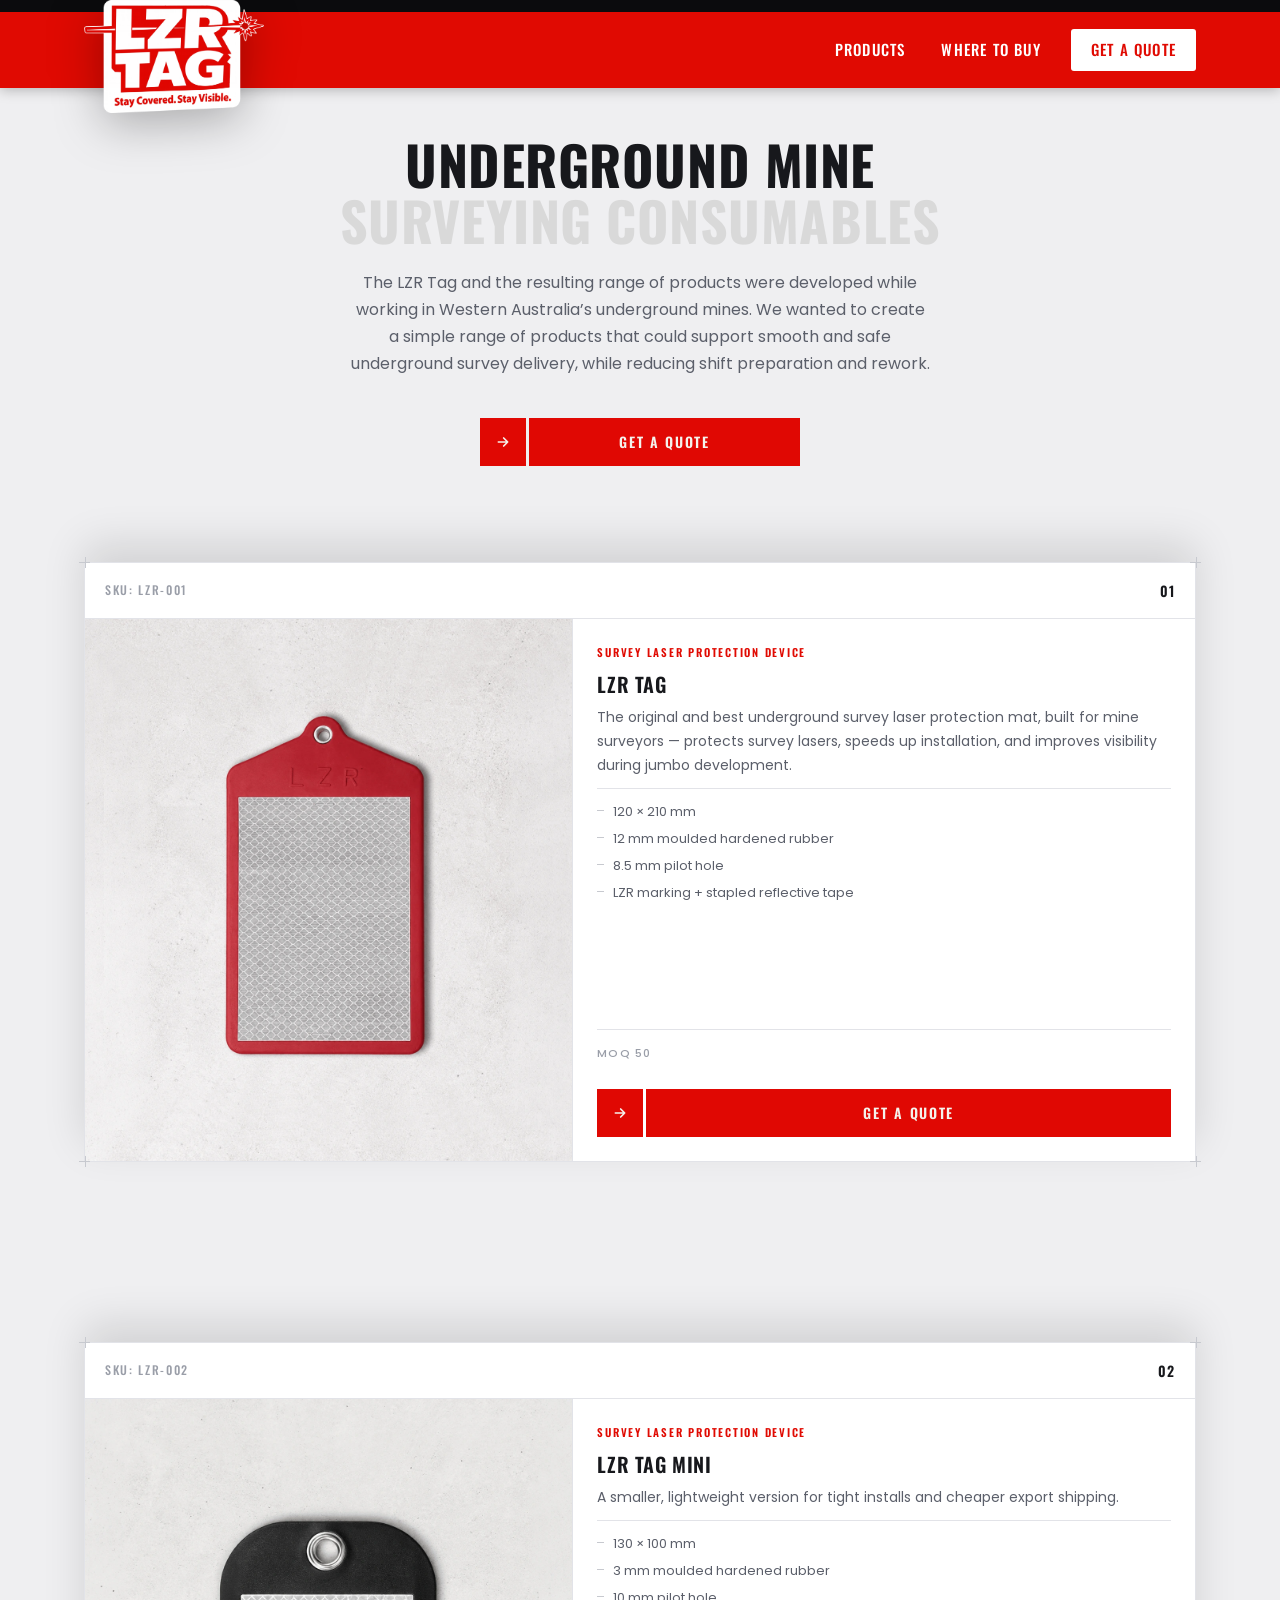
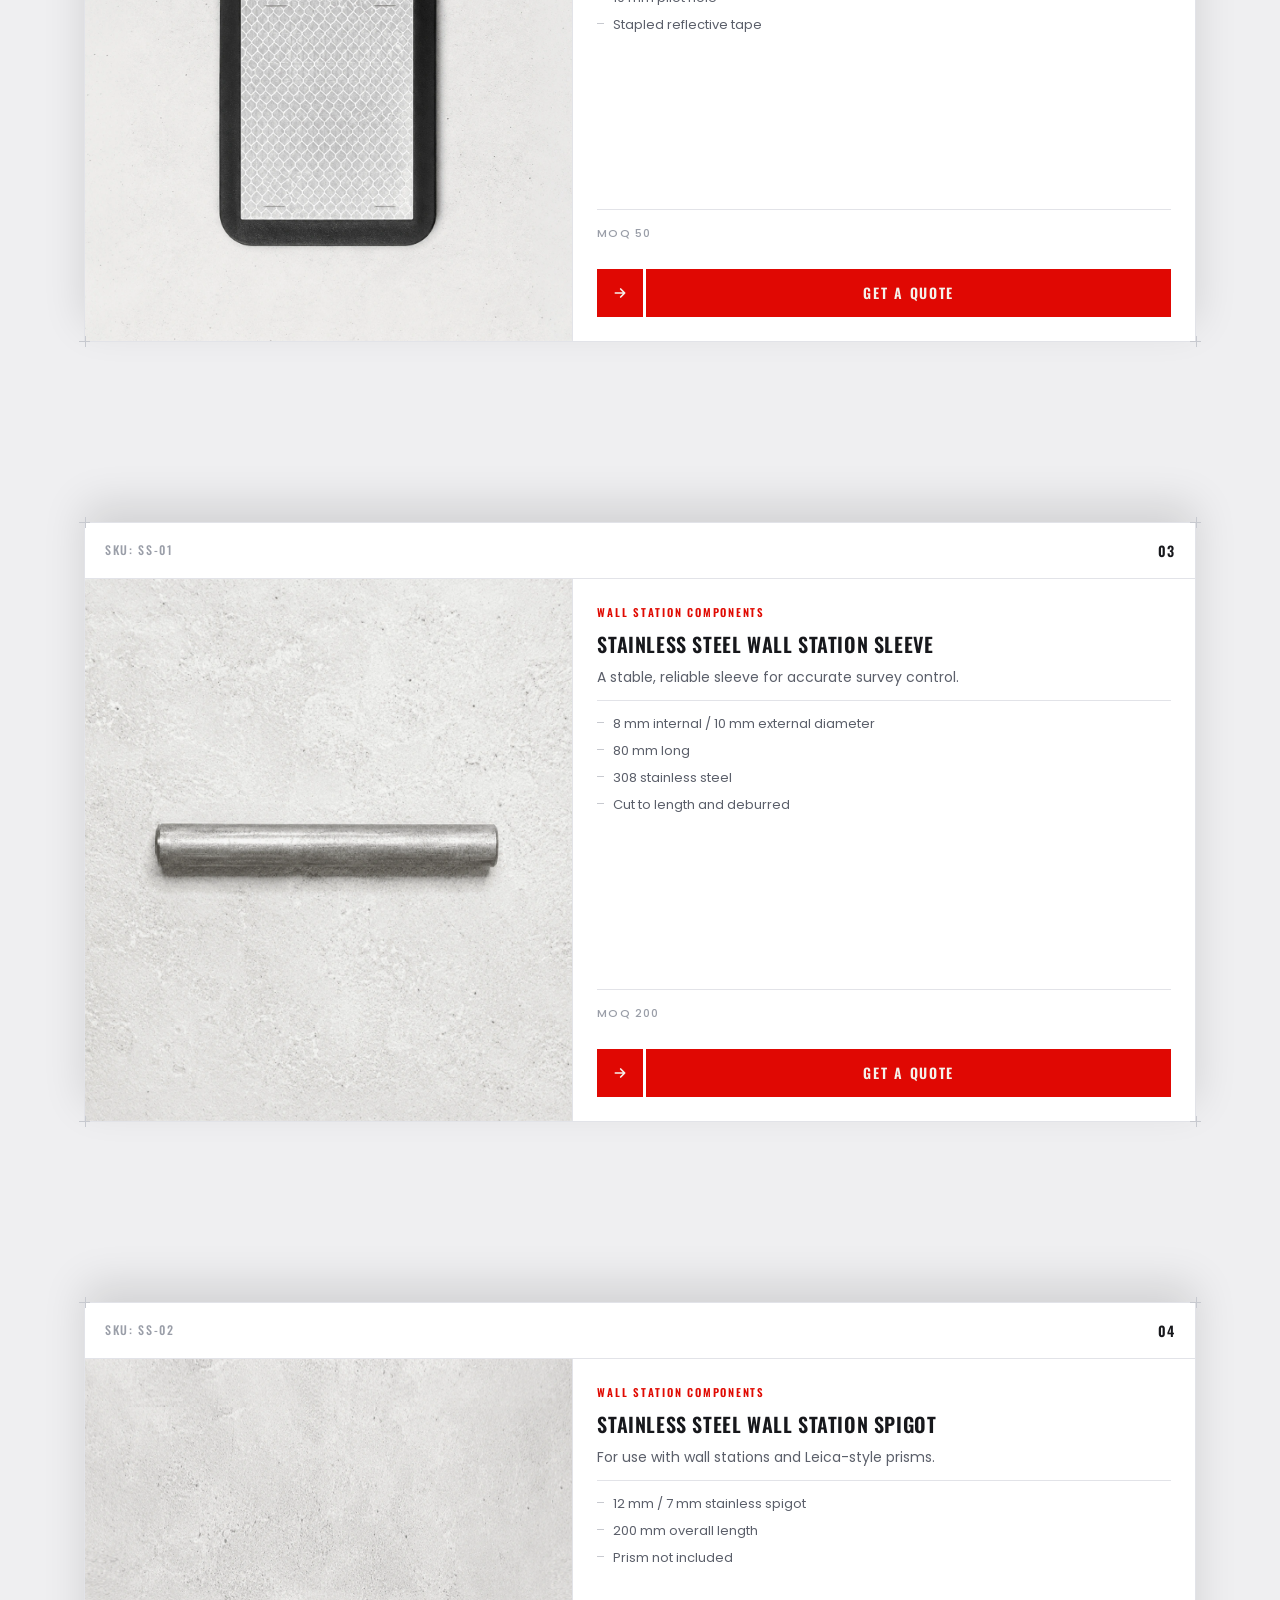
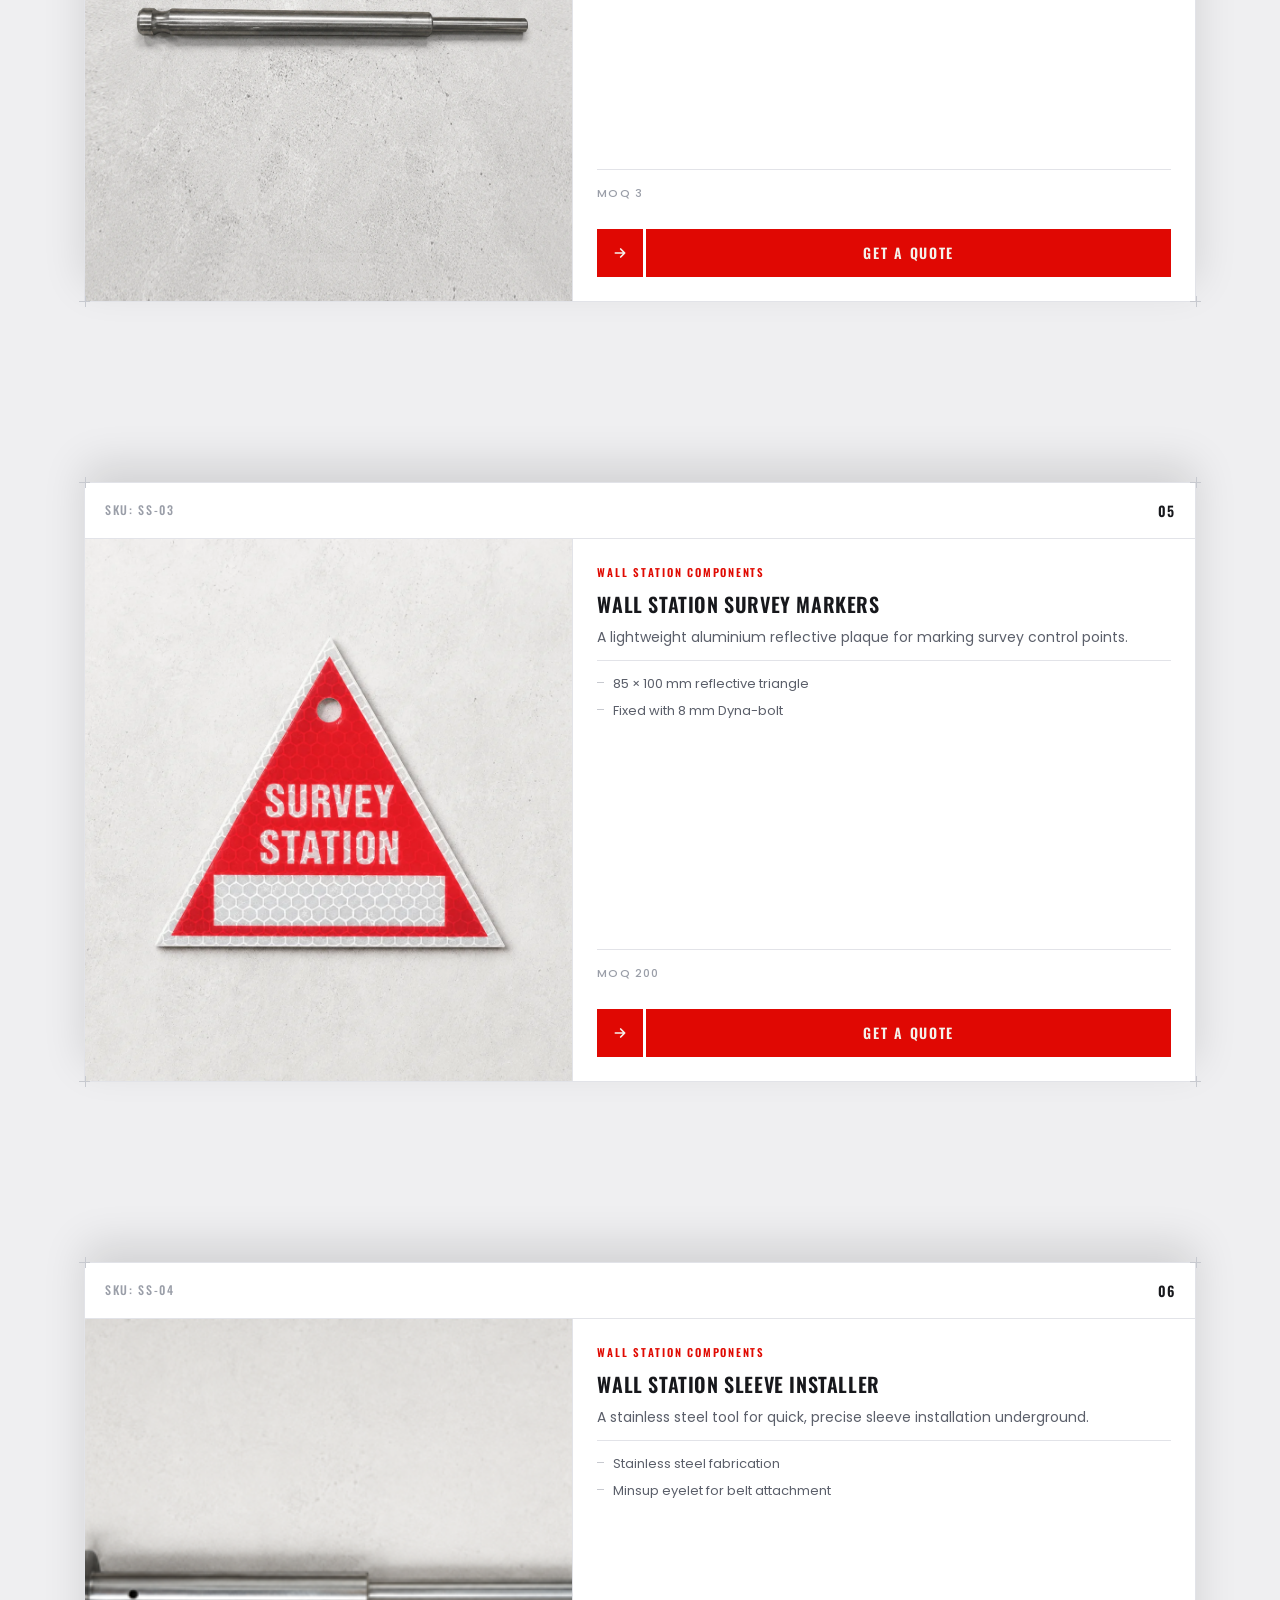
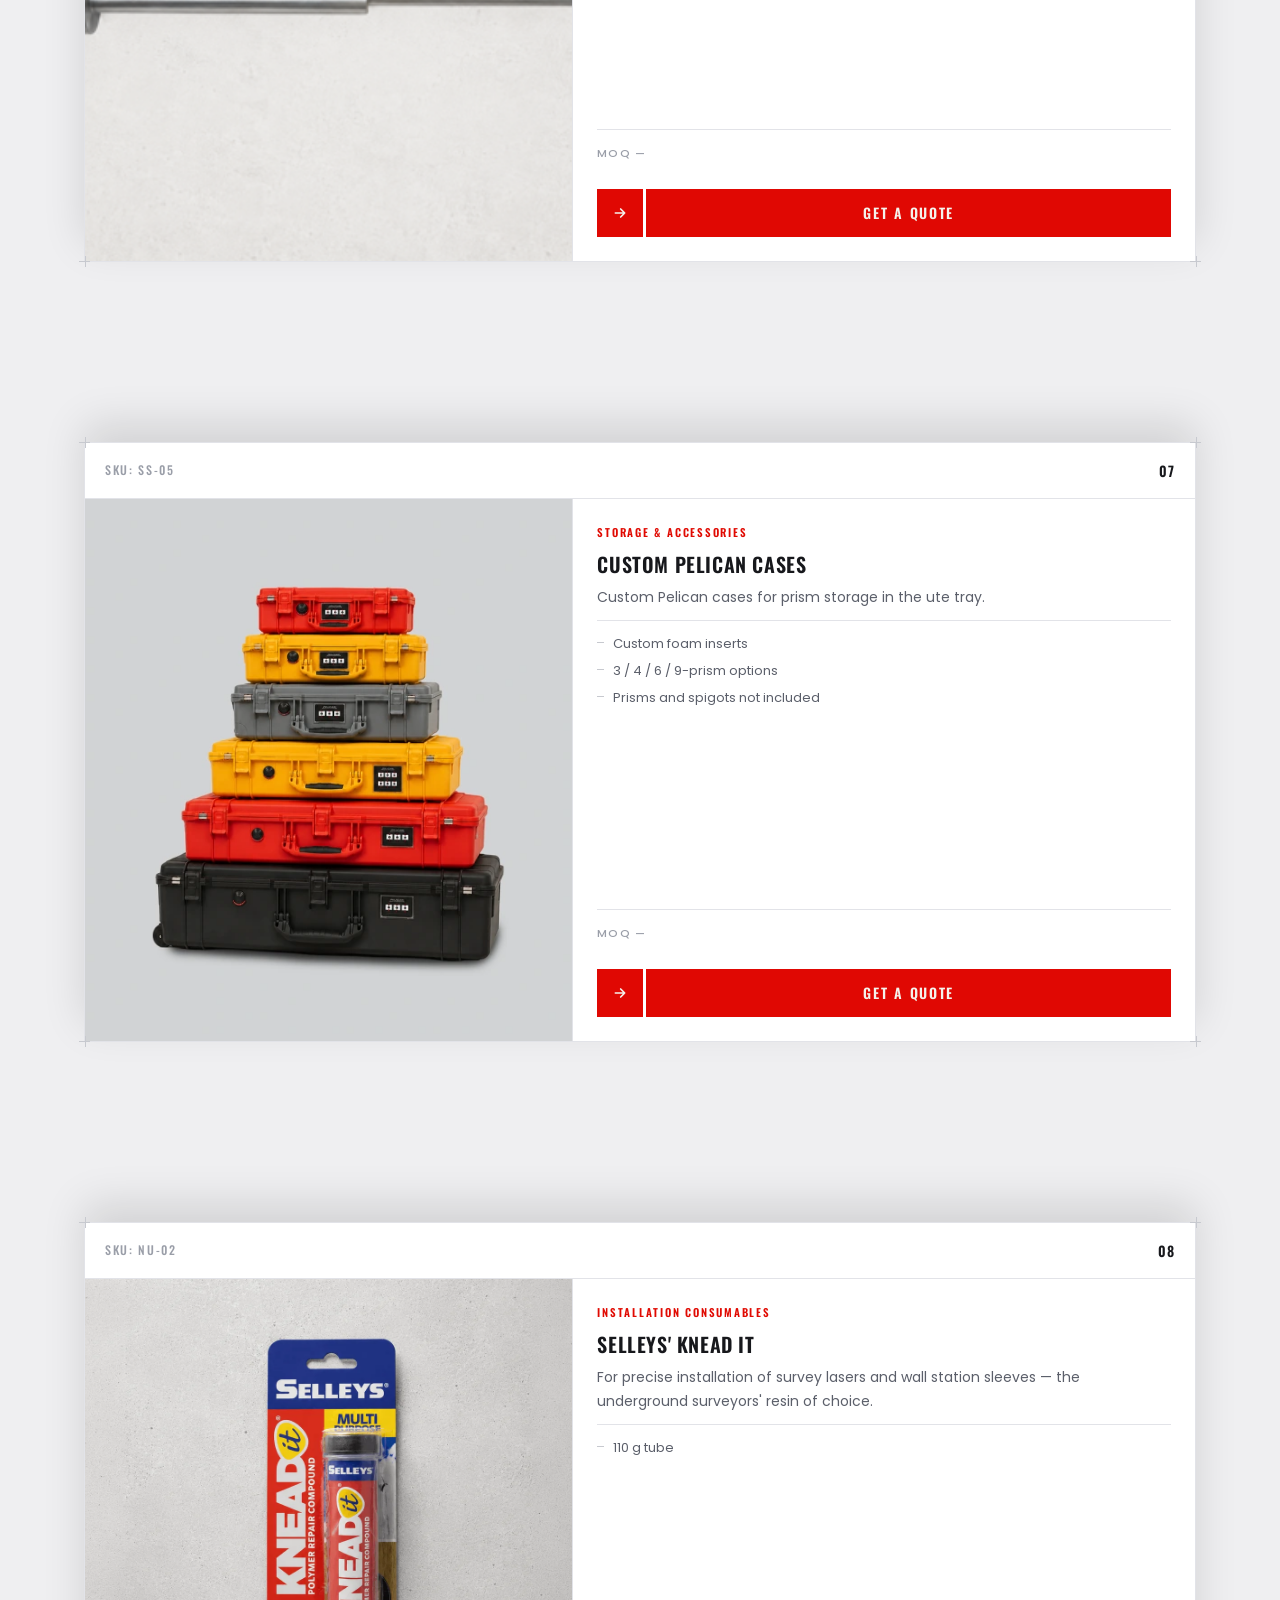
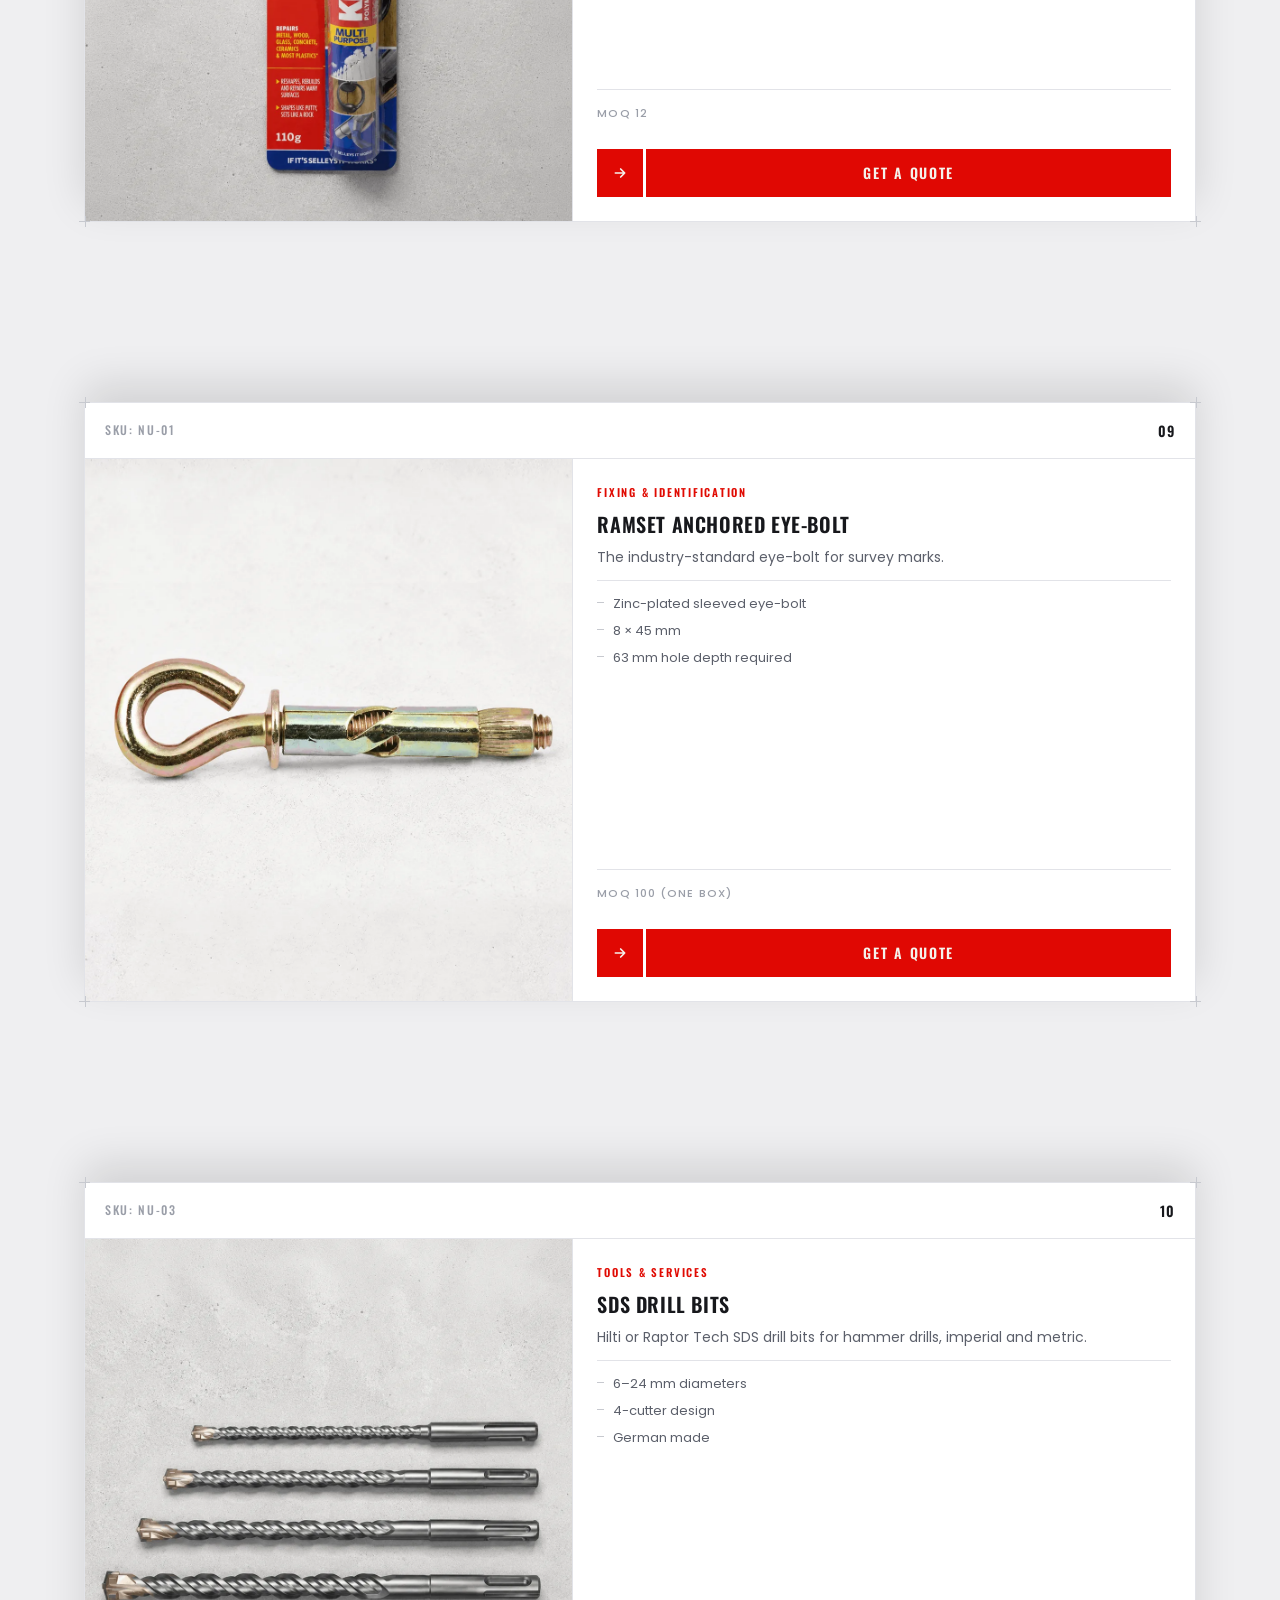
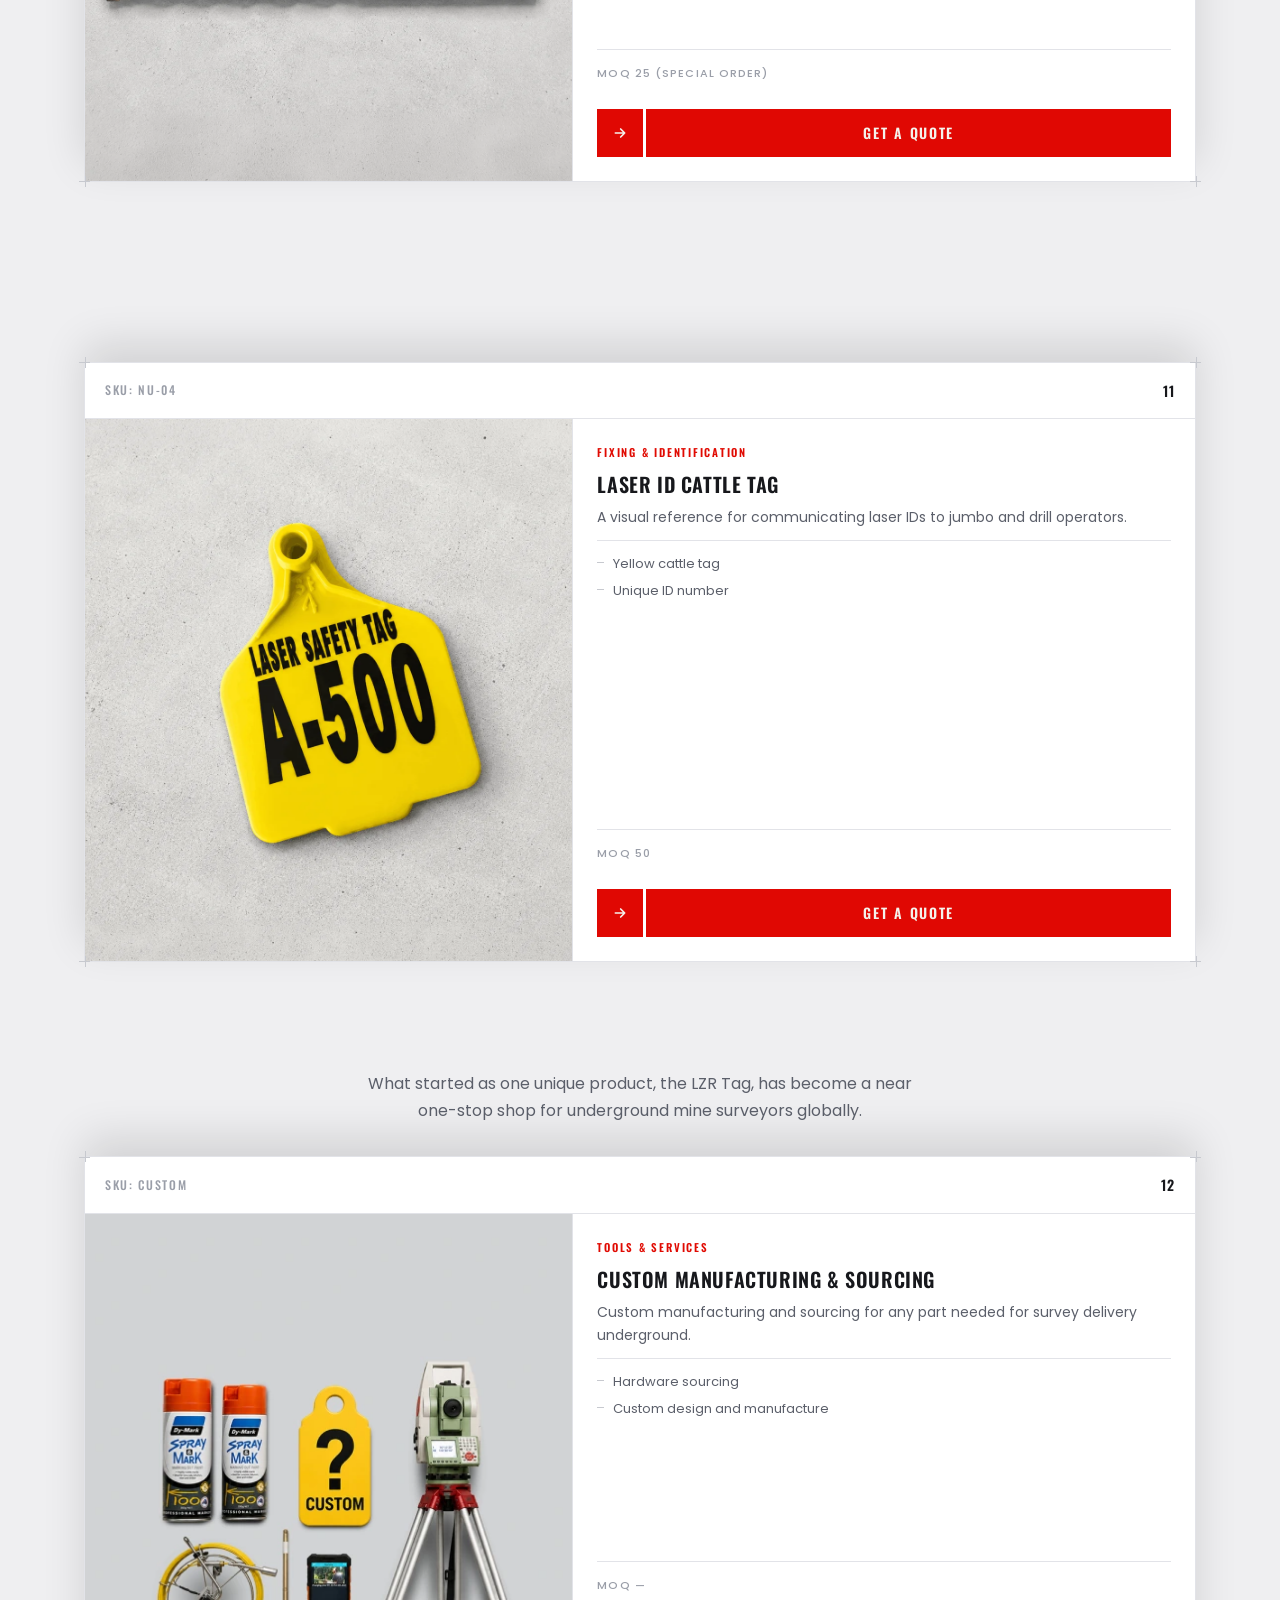
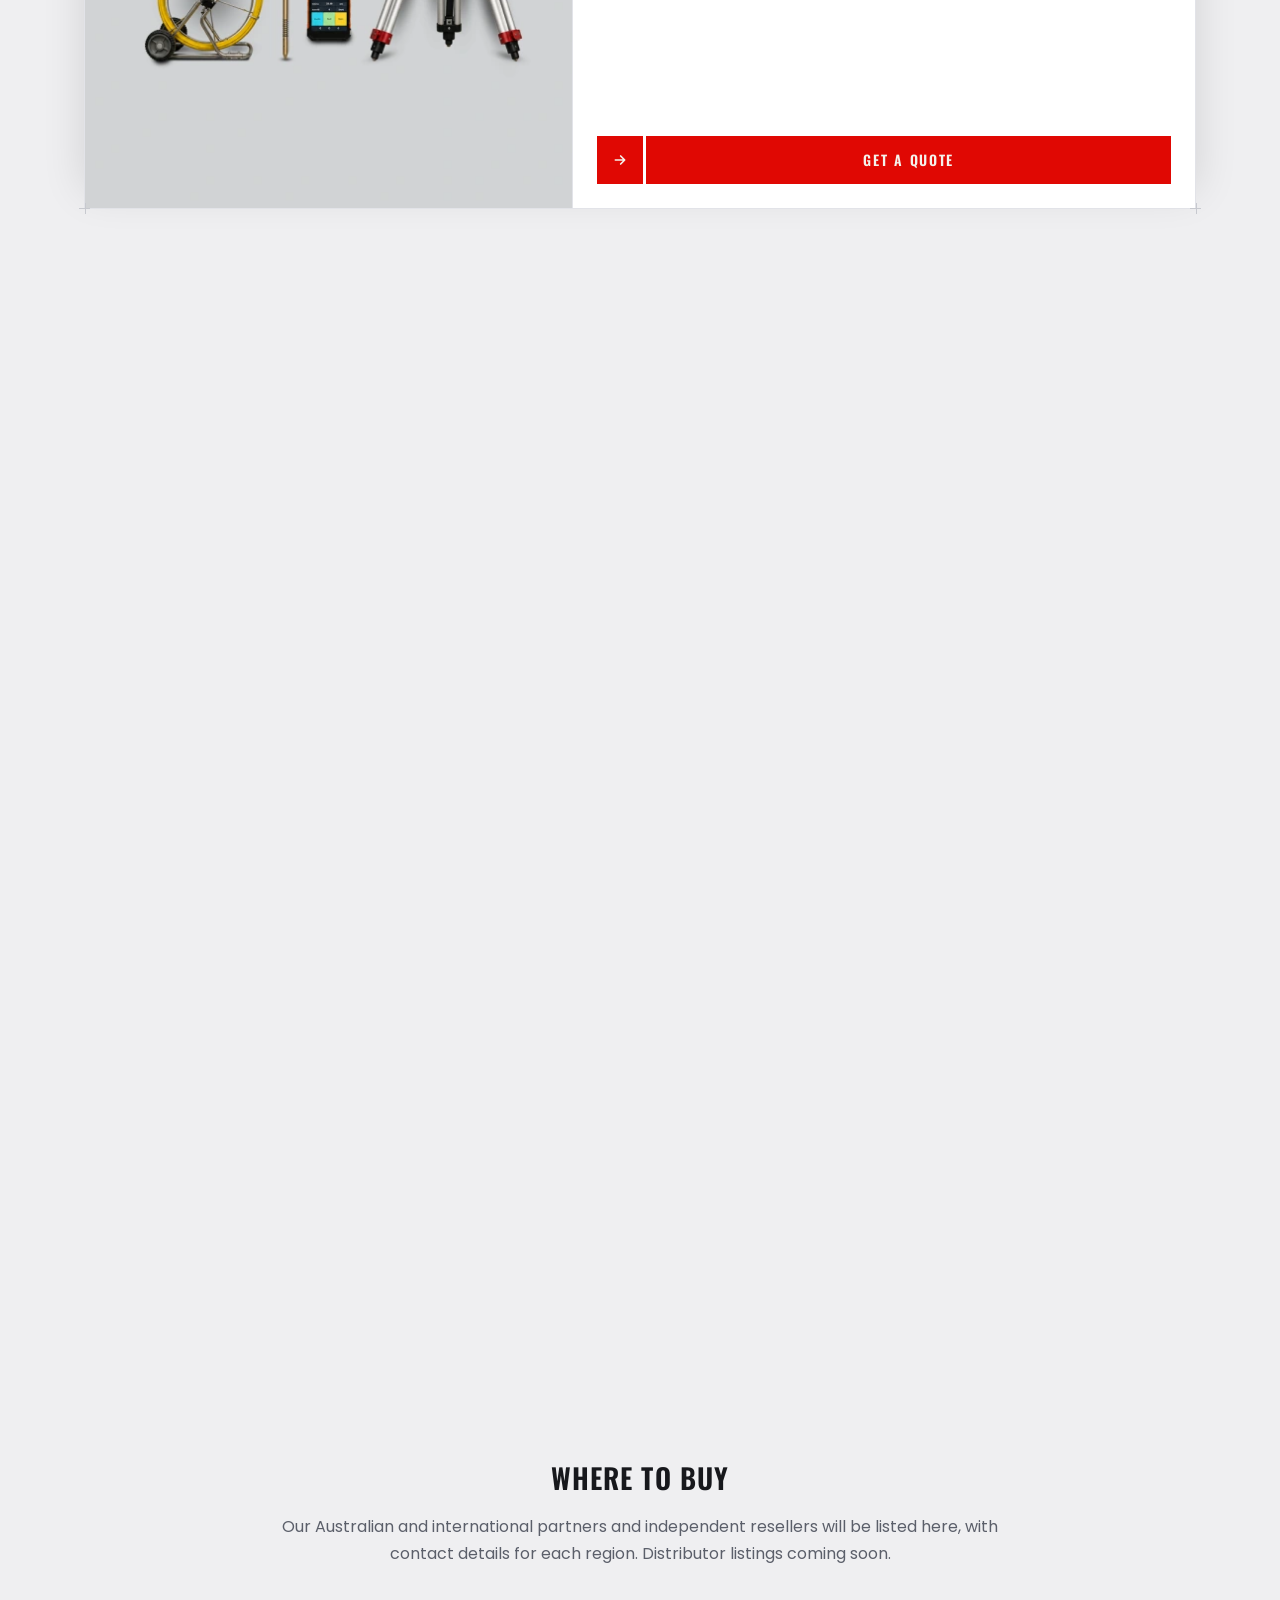
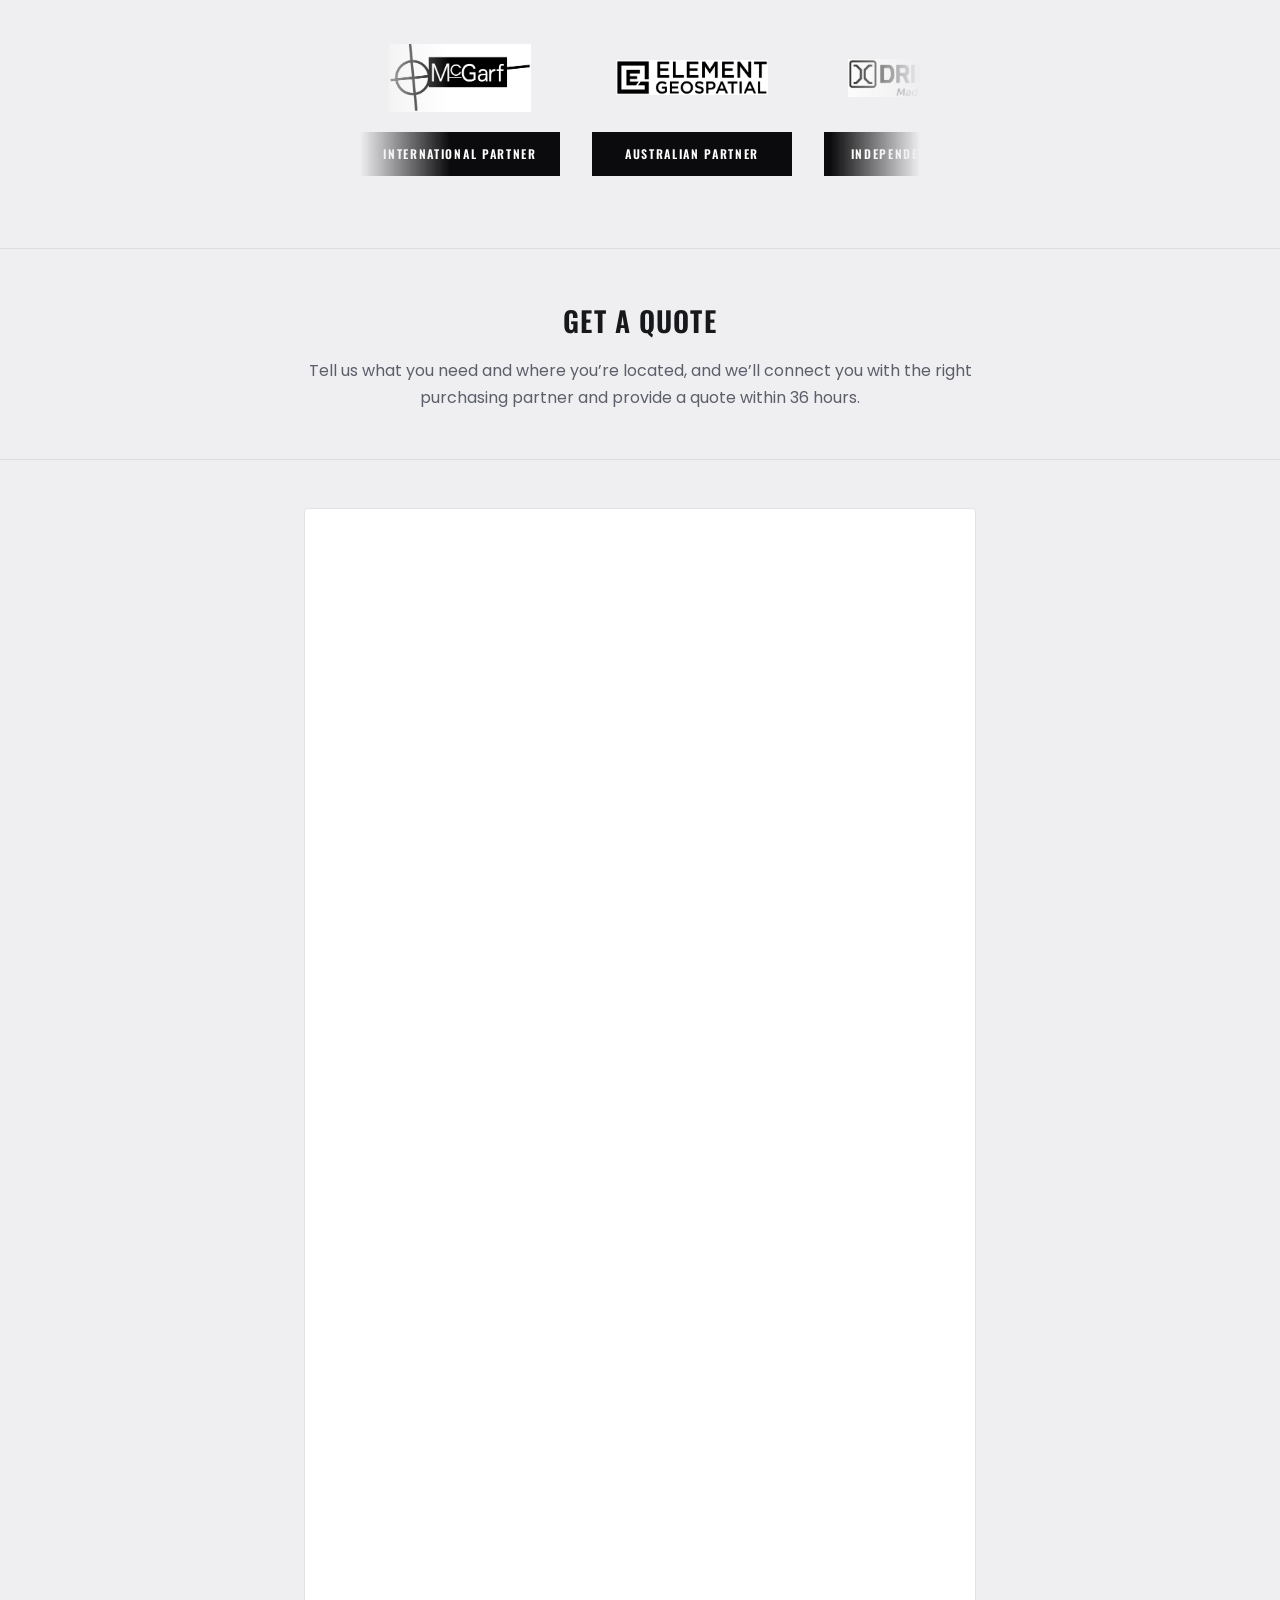
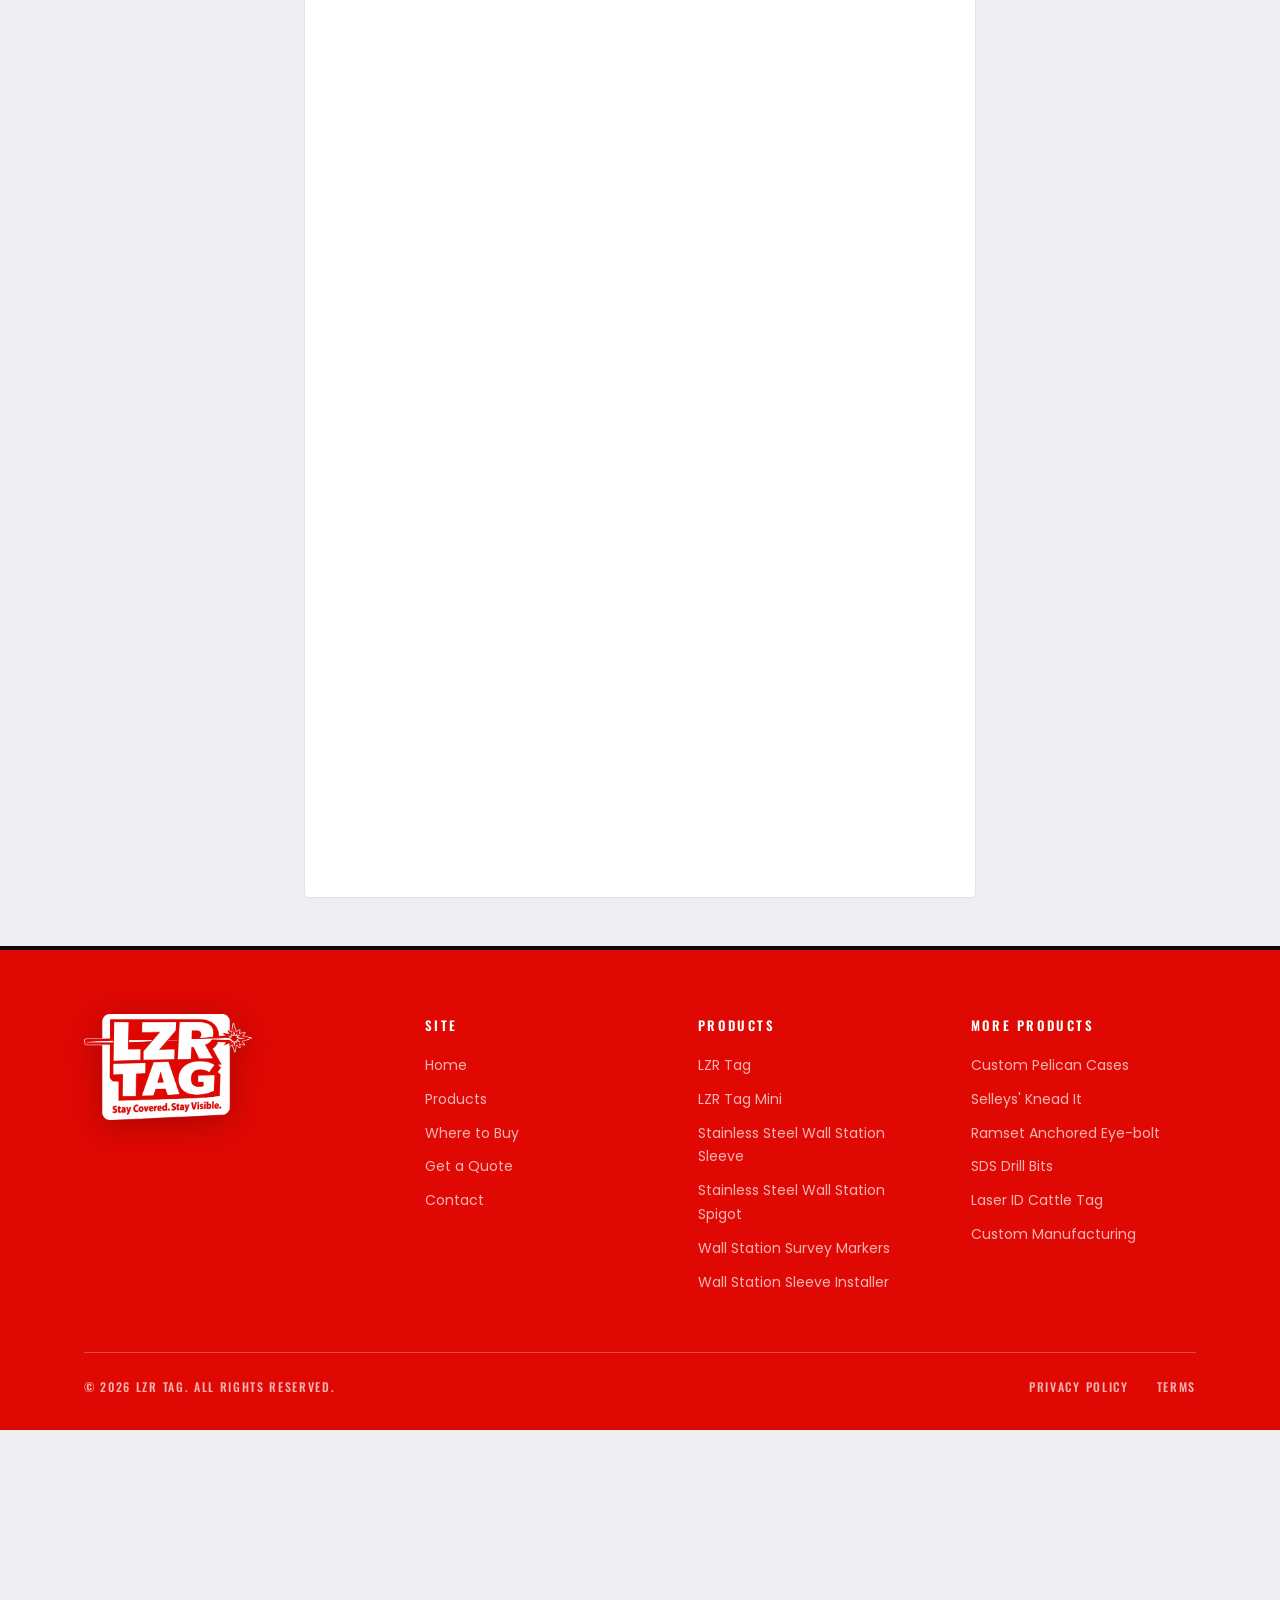
<file: frontend/public/index.html>
<!doctype html>
<html lang="en">
<head>
    <meta charset="utf-8" />
    <meta name="viewport" content="width=device-width, initial-scale=1" />
    <meta name="theme-color" content="#E00A02" />
    <meta name="description" content="LZR TAG — mining consumables for underground survey and marking applications. Stay Covered. Stay Visible." />
    <title>LZR TAG | Mining Consumables — Stay Covered. Stay Visible.</title>
    <link rel="icon" type="image/webp" href="./assets/logo.webp" />
    <link rel="preconnect" href="https://fonts.googleapis.com" />
    <link rel="preconnect" href="https://fonts.gstatic.com" crossorigin />
    <link href="https://fonts.googleapis.com/css2?family=Oswald:wght@500;600;700&family=Poppins:wght@400;500;600&display=swap" rel="stylesheet" />
    <link rel="stylesheet" href="./styles.css" />
</head>
<body>

    <header class="site-header" data-testid="site-header">
        <div class="top-strip" data-testid="top-strip" aria-hidden="true"></div>
        <div class="header-inner">
            <a href="#top" class="brand" data-testid="brand-logo-link">
                <img src="./assets/logo-badge.webp" alt="LZR TAG logo" class="brand-logo" data-testid="brand-logo" />
            </a>
            <nav class="main-nav" data-testid="main-nav" aria-label="Primary">
                <a href="#products" class="nav-link" data-testid="nav-link-products">Products</a>
                <a href="#where-to-buy" class="nav-link" data-testid="nav-link-where-to-buy">Where to Buy</a>
                <a href="#quote" class="nav-link nav-link-cta" data-testid="nav-link-quote">Get a Quote</a>
            </nav>
            <button class="nav-toggle" data-testid="nav-toggle" aria-label="Toggle navigation menu" aria-expanded="false">
                <span></span><span></span><span></span>
            </button>
        </div>
        <nav class="mobile-menu" data-testid="mobile-menu" aria-label="Mobile">
            <a href="#products" class="mobile-link" data-testid="mobile-link-products">Products</a>
            <a href="#where-to-buy" class="mobile-link" data-testid="mobile-link-where-to-buy">Where to Buy</a>
            <a href="#quote" class="mobile-link" data-testid="mobile-link-quote">Get a Quote</a>
        </nav>
    </header>

    <div class="pin-track">
    <div class="page-pin" data-testid="page-pin">

    <main id="top">

        <div class="hero-track" data-testid="hero-track">
        <section class="hero" data-testid="hero-section">
            <div class="hero-dots" data-testid="hero-dots" aria-hidden="true"></div>
            <div class="hero-inner">
                <div class="hero-text">
                    <h1 class="hero-tagline" data-testid="hero-tagline"><span class="h1-line h1-static">Underground Mine</span><span class="h1-line h1-anim">Surveying Consumables</span></h1>
                    <p class="hero-copy" data-testid="hero-copy">
                        The LZR Tag and the resulting range of products were developed while working in Western
                        Australia&rsquo;s underground mines. We wanted to create a simple range of products that
                        could support smooth and safe underground survey delivery, while reducing shift
                        preparation and rework.
                    </p>
                    <a href="#quote" class="product-cta hero-cta" data-testid="hero-cta-button"><span class="cta-panel cta-arrow cta-arrow-out"><svg class="cta-icon" width="16" height="16" viewBox="0 0 24 24" fill="none" stroke="currentColor" stroke-width="2.5" stroke-linecap="round" stroke-linejoin="round" aria-hidden="true"><path d="M5 12h14M13 6l6 6-6 6"/></svg></span><span class="cta-panel cta-label">Get a Quote</span><span class="cta-panel cta-arrow cta-arrow-in"><svg class="cta-icon" width="16" height="16" viewBox="0 0 24 24" fill="none" stroke="currentColor" stroke-width="2.5" stroke-linecap="round" stroke-linejoin="round" aria-hidden="true"><path d="M5 12h14M13 6l6 6-6 6"/></svg></span></a>
                </div>
            </div>
        </section>
        </div>

        <div class="sections">

            <section id="products" class="products-section" data-testid="section-products">
                <h2 class="sr-only" data-testid="products-heading">Products</h2>
                <div class="product-grid">

                    <article class="product-card" data-testid="product-lzr-001">
                        <span class="plus plus-tl" aria-hidden="true"></span><span class="plus plus-tr" aria-hidden="true"></span><span class="plus plus-bl" aria-hidden="true"></span><span class="plus plus-br" aria-hidden="true"></span>
                        <div class="product-top">
                            <span class="product-sku">SKU: LZR-001</span>
                            <span class="product-num">01</span>
                        </div>
                        <div class="product-photo">
                            <img src="./assets/products/lzr-001.webp?v=3" alt="LZR Tag survey laser protection device" loading="lazy" />
                        </div>
                        <div class="product-info">
                            <p class="product-cat">Survey Laser Protection Device</p>
                            <h3 class="product-name">LZR Tag</h3>
                            <p class="product-desc">The original and best underground survey laser protection mat, built for mine surveyors — protects survey lasers, speeds up installation, and improves visibility during jumbo development.</p>
                            <ul class="product-specs">
                                <li>120 &times; 210 mm</li>
                                <li>12 mm moulded hardened rubber</li>
                                <li>8.5 mm pilot hole</li>
                                <li>LZR marking + stapled reflective tape</li>
                            </ul>
                            <div class="product-meta">
                                <span class="product-moq">MOQ 50</span>
                            </div>
                            <a href="#quote" class="product-cta" data-testid="product-cta-lzr-001"><span class="cta-panel cta-arrow cta-arrow-out"><svg class="cta-icon" width="16" height="16" viewBox="0 0 24 24" fill="none" stroke="currentColor" stroke-width="2.5" stroke-linecap="round" stroke-linejoin="round" aria-hidden="true"><path d="M5 12h14M13 6l6 6-6 6"/></svg></span><span class="cta-panel cta-label">Get a Quote</span><span class="cta-panel cta-arrow cta-arrow-in"><svg class="cta-icon" width="16" height="16" viewBox="0 0 24 24" fill="none" stroke="currentColor" stroke-width="2.5" stroke-linecap="round" stroke-linejoin="round" aria-hidden="true"><path d="M5 12h14M13 6l6 6-6 6"/></svg></span></a>
                        </div>
                    </article>

                    <article class="product-card" data-testid="product-lzr-002">
                        <span class="plus plus-tl" aria-hidden="true"></span><span class="plus plus-tr" aria-hidden="true"></span><span class="plus plus-bl" aria-hidden="true"></span><span class="plus plus-br" aria-hidden="true"></span>
                        <div class="product-top">
                            <span class="product-sku">SKU: LZR-002</span>
                            <span class="product-num">02</span>
                        </div>
                        <div class="product-photo">
                            <img src="./assets/products/lzr-002.webp?v=3" alt="LZR Tag Mini survey laser protection device" loading="lazy" />
                        </div>
                        <div class="product-info">
                            <p class="product-cat">Survey Laser Protection Device</p>
                            <h3 class="product-name">LZR Tag Mini</h3>
                            <p class="product-desc">A smaller, lightweight version for tight installs and cheaper export shipping.</p>
                            <ul class="product-specs">
                                <li>130 &times; 100 mm</li>
                                <li>3 mm moulded hardened rubber</li>
                                <li>10 mm pilot hole</li>
                                <li>Stapled reflective tape</li>
                            </ul>
                            <div class="product-meta">
                                <span class="product-moq">MOQ 50</span>
                            </div>
                            <a href="#quote" class="product-cta" data-testid="product-cta-lzr-002"><span class="cta-panel cta-arrow cta-arrow-out"><svg class="cta-icon" width="16" height="16" viewBox="0 0 24 24" fill="none" stroke="currentColor" stroke-width="2.5" stroke-linecap="round" stroke-linejoin="round" aria-hidden="true"><path d="M5 12h14M13 6l6 6-6 6"/></svg></span><span class="cta-panel cta-label">Get a Quote</span><span class="cta-panel cta-arrow cta-arrow-in"><svg class="cta-icon" width="16" height="16" viewBox="0 0 24 24" fill="none" stroke="currentColor" stroke-width="2.5" stroke-linecap="round" stroke-linejoin="round" aria-hidden="true"><path d="M5 12h14M13 6l6 6-6 6"/></svg></span></a>
                        </div>
                    </article>

                    <article class="product-card" data-testid="product-ss-01">
                        <span class="plus plus-tl" aria-hidden="true"></span><span class="plus plus-tr" aria-hidden="true"></span><span class="plus plus-bl" aria-hidden="true"></span><span class="plus plus-br" aria-hidden="true"></span>
                        <div class="product-top">
                            <span class="product-sku">SKU: SS-01</span>
                            <span class="product-num">03</span>
                        </div>
                        <div class="product-photo">
                            <img src="./assets/products/ss-01.webp?v=2" alt="Stainless steel wall station sleeve" loading="lazy" />
                        </div>
                        <div class="product-info">
                            <p class="product-cat">Wall Station Components</p>
                            <h3 class="product-name">Stainless Steel Wall Station Sleeve</h3>
                            <p class="product-desc">A stable, reliable sleeve for accurate survey control.</p>
                            <ul class="product-specs">
                                <li>8 mm internal / 10 mm external diameter</li>
                                <li>80 mm long</li>
                                <li>308 stainless steel</li>
                                <li>Cut to length and deburred</li>
                            </ul>
                            <div class="product-meta">
                                <span class="product-moq">MOQ 200</span>
                            </div>
                            <a href="#quote" class="product-cta" data-testid="product-cta-ss-01"><span class="cta-panel cta-arrow cta-arrow-out"><svg class="cta-icon" width="16" height="16" viewBox="0 0 24 24" fill="none" stroke="currentColor" stroke-width="2.5" stroke-linecap="round" stroke-linejoin="round" aria-hidden="true"><path d="M5 12h14M13 6l6 6-6 6"/></svg></span><span class="cta-panel cta-label">Get a Quote</span><span class="cta-panel cta-arrow cta-arrow-in"><svg class="cta-icon" width="16" height="16" viewBox="0 0 24 24" fill="none" stroke="currentColor" stroke-width="2.5" stroke-linecap="round" stroke-linejoin="round" aria-hidden="true"><path d="M5 12h14M13 6l6 6-6 6"/></svg></span></a>
                        </div>
                    </article>

                    <article class="product-card" data-testid="product-ss-02">
                        <span class="plus plus-tl" aria-hidden="true"></span><span class="plus plus-tr" aria-hidden="true"></span><span class="plus plus-bl" aria-hidden="true"></span><span class="plus plus-br" aria-hidden="true"></span>
                        <div class="product-top">
                            <span class="product-sku">SKU: SS-02</span>
                            <span class="product-num">04</span>
                        </div>
                        <div class="product-photo">
                            <img src="./assets/products/ss-02.webp?v=3" alt="Stainless steel wall station spigot" loading="lazy" />
                        </div>
                        <div class="product-info">
                            <p class="product-cat">Wall Station Components</p>
                            <h3 class="product-name">Stainless Steel Wall Station Spigot</h3>
                            <p class="product-desc">For use with wall stations and Leica-style prisms.</p>
                            <ul class="product-specs">
                                <li>12 mm / 7 mm stainless spigot</li>
                                <li>200 mm overall length</li>
                                <li>Prism not included</li>
                            </ul>
                            <div class="product-meta">
                                <span class="product-moq">MOQ 3</span>
                            </div>
                            <a href="#quote" class="product-cta" data-testid="product-cta-ss-02"><span class="cta-panel cta-arrow cta-arrow-out"><svg class="cta-icon" width="16" height="16" viewBox="0 0 24 24" fill="none" stroke="currentColor" stroke-width="2.5" stroke-linecap="round" stroke-linejoin="round" aria-hidden="true"><path d="M5 12h14M13 6l6 6-6 6"/></svg></span><span class="cta-panel cta-label">Get a Quote</span><span class="cta-panel cta-arrow cta-arrow-in"><svg class="cta-icon" width="16" height="16" viewBox="0 0 24 24" fill="none" stroke="currentColor" stroke-width="2.5" stroke-linecap="round" stroke-linejoin="round" aria-hidden="true"><path d="M5 12h14M13 6l6 6-6 6"/></svg></span></a>
                        </div>
                    </article>

                    <article class="product-card" data-testid="product-ss-03">
                        <span class="plus plus-tl" aria-hidden="true"></span><span class="plus plus-tr" aria-hidden="true"></span><span class="plus plus-bl" aria-hidden="true"></span><span class="plus plus-br" aria-hidden="true"></span>
                        <div class="product-top">
                            <span class="product-sku">SKU: SS-03</span>
                            <span class="product-num">05</span>
                        </div>
                        <div class="product-photo">
                            <img src="./assets/products/ss-03.webp" alt="Wall station survey marker plaque" loading="lazy" />
                        </div>
                        <div class="product-info">
                            <p class="product-cat">Wall Station Components</p>
                            <h3 class="product-name">Wall Station Survey Markers</h3>
                            <p class="product-desc">A lightweight aluminium reflective plaque for marking survey control points.</p>
                            <ul class="product-specs">
                                <li>85 &times; 100 mm reflective triangle</li>
                                <li>Fixed with 8 mm Dyna-bolt</li>
                            </ul>
                            <div class="product-meta">
                                <span class="product-moq">MOQ 200</span>
                            </div>
                            <a href="#quote" class="product-cta" data-testid="product-cta-ss-03"><span class="cta-panel cta-arrow cta-arrow-out"><svg class="cta-icon" width="16" height="16" viewBox="0 0 24 24" fill="none" stroke="currentColor" stroke-width="2.5" stroke-linecap="round" stroke-linejoin="round" aria-hidden="true"><path d="M5 12h14M13 6l6 6-6 6"/></svg></span><span class="cta-panel cta-label">Get a Quote</span><span class="cta-panel cta-arrow cta-arrow-in"><svg class="cta-icon" width="16" height="16" viewBox="0 0 24 24" fill="none" stroke="currentColor" stroke-width="2.5" stroke-linecap="round" stroke-linejoin="round" aria-hidden="true"><path d="M5 12h14M13 6l6 6-6 6"/></svg></span></a>
                        </div>
                    </article>

                    <article class="product-card" data-testid="product-ss-04">
                        <span class="plus plus-tl" aria-hidden="true"></span><span class="plus plus-tr" aria-hidden="true"></span><span class="plus plus-bl" aria-hidden="true"></span><span class="plus plus-br" aria-hidden="true"></span>
                        <div class="product-top">
                            <span class="product-sku">SKU: SS-04</span>
                            <span class="product-num">06</span>
                        </div>
                        <div class="product-photo">
                            <img src="./assets/products/ss-04.png" alt="Wall station sleeve installer tool" loading="lazy" />
                        </div>
                        <div class="product-info">
                            <p class="product-cat">Wall Station Components</p>
                            <h3 class="product-name">Wall Station Sleeve Installer</h3>
                            <p class="product-desc">A stainless steel tool for quick, precise sleeve installation underground.</p>
                            <ul class="product-specs">
                                <li>Stainless steel fabrication</li>
                                <li>Minsup eyelet for belt attachment</li>
                            </ul>
                            <div class="product-meta">
                                <span class="product-moq">MOQ &mdash;</span>
                            </div>
                            <a href="#quote" class="product-cta" data-testid="product-cta-ss-04"><span class="cta-panel cta-arrow cta-arrow-out"><svg class="cta-icon" width="16" height="16" viewBox="0 0 24 24" fill="none" stroke="currentColor" stroke-width="2.5" stroke-linecap="round" stroke-linejoin="round" aria-hidden="true"><path d="M5 12h14M13 6l6 6-6 6"/></svg></span><span class="cta-panel cta-label">Get a Quote</span><span class="cta-panel cta-arrow cta-arrow-in"><svg class="cta-icon" width="16" height="16" viewBox="0 0 24 24" fill="none" stroke="currentColor" stroke-width="2.5" stroke-linecap="round" stroke-linejoin="round" aria-hidden="true"><path d="M5 12h14M13 6l6 6-6 6"/></svg></span></a>
                        </div>
                    </article>

                    <article class="product-card" data-testid="product-ss-05">
                        <span class="plus plus-tl" aria-hidden="true"></span><span class="plus plus-tr" aria-hidden="true"></span><span class="plus plus-bl" aria-hidden="true"></span><span class="plus plus-br" aria-hidden="true"></span>
                        <div class="product-top">
                            <span class="product-sku">SKU: SS-05</span>
                            <span class="product-num">07</span>
                        </div>
                        <div class="product-photo">
                            <img src="./assets/products/ss-05.webp" alt="Stack of custom Pelican cases in red, yellow, grey and black" loading="lazy" />
                        </div>
                        <div class="product-info">
                            <p class="product-cat">Storage &amp; Accessories</p>
                            <h3 class="product-name">Custom Pelican Cases</h3>
                            <p class="product-desc">Custom Pelican cases for prism storage in the ute tray.</p>
                            <ul class="product-specs">
                                <li>Custom foam inserts</li>
                                <li>3 / 4 / 6 / 9-prism options</li>
                                <li>Prisms and spigots not included</li>
                            </ul>
                            <div class="product-meta">
                                <span class="product-moq">MOQ &mdash;</span>
                            </div>
                            <a href="#quote" class="product-cta" data-testid="product-cta-ss-05"><span class="cta-panel cta-arrow cta-arrow-out"><svg class="cta-icon" width="16" height="16" viewBox="0 0 24 24" fill="none" stroke="currentColor" stroke-width="2.5" stroke-linecap="round" stroke-linejoin="round" aria-hidden="true"><path d="M5 12h14M13 6l6 6-6 6"/></svg></span><span class="cta-panel cta-label">Get a Quote</span><span class="cta-panel cta-arrow cta-arrow-in"><svg class="cta-icon" width="16" height="16" viewBox="0 0 24 24" fill="none" stroke="currentColor" stroke-width="2.5" stroke-linecap="round" stroke-linejoin="round" aria-hidden="true"><path d="M5 12h14M13 6l6 6-6 6"/></svg></span></a>
                        </div>
                    </article>

                    <article class="product-card" data-testid="product-nu-02">
                        <span class="plus plus-tl" aria-hidden="true"></span><span class="plus plus-tr" aria-hidden="true"></span><span class="plus plus-bl" aria-hidden="true"></span><span class="plus plus-br" aria-hidden="true"></span>
                        <div class="product-top">
                            <span class="product-sku">SKU: NU-02</span>
                            <span class="product-num">08</span>
                        </div>
                        <div class="product-photo">
                            <img src="./assets/products/nu-02.webp" alt="Selleys Knead It polymer repair compound pack" loading="lazy" />
                        </div>
                        <div class="product-info">
                            <p class="product-cat">Installation Consumables</p>
                            <h3 class="product-name">Selleys' Knead It</h3>
                            <p class="product-desc">For precise installation of survey lasers and wall station sleeves — the underground surveyors' resin of choice.</p>
                            <ul class="product-specs">
                                <li>110 g tube</li>
                            </ul>
                            <div class="product-meta">
                                <span class="product-moq">MOQ 12</span>
                            </div>
                            <a href="#quote" class="product-cta" data-testid="product-cta-nu-02"><span class="cta-panel cta-arrow cta-arrow-out"><svg class="cta-icon" width="16" height="16" viewBox="0 0 24 24" fill="none" stroke="currentColor" stroke-width="2.5" stroke-linecap="round" stroke-linejoin="round" aria-hidden="true"><path d="M5 12h14M13 6l6 6-6 6"/></svg></span><span class="cta-panel cta-label">Get a Quote</span><span class="cta-panel cta-arrow cta-arrow-in"><svg class="cta-icon" width="16" height="16" viewBox="0 0 24 24" fill="none" stroke="currentColor" stroke-width="2.5" stroke-linecap="round" stroke-linejoin="round" aria-hidden="true"><path d="M5 12h14M13 6l6 6-6 6"/></svg></span></a>
                        </div>
                    </article>

                    <article class="product-card" data-testid="product-nu-01">
                        <span class="plus plus-tl" aria-hidden="true"></span><span class="plus plus-tr" aria-hidden="true"></span><span class="plus plus-bl" aria-hidden="true"></span><span class="plus plus-br" aria-hidden="true"></span>
                        <div class="product-top">
                            <span class="product-sku">SKU: NU-01</span>
                            <span class="product-num">09</span>
                        </div>
                        <div class="product-photo">
                            <img src="./assets/products/nu-01.webp" alt="Ramset anchored eye-bolt with expansion sleeve" loading="lazy" />
                        </div>
                        <div class="product-info">
                            <p class="product-cat">Fixing &amp; Identification</p>
                            <h3 class="product-name">Ramset Anchored Eye-bolt</h3>
                            <p class="product-desc">The industry-standard eye-bolt for survey marks.</p>
                            <ul class="product-specs">
                                <li>Zinc-plated sleeved eye-bolt</li>
                                <li>8 &times; 45 mm</li>
                                <li>63 mm hole depth required</li>
                            </ul>
                            <div class="product-meta">
                                <span class="product-moq">MOQ 100 (one box)</span>
                            </div>
                            <a href="#quote" class="product-cta" data-testid="product-cta-nu-01"><span class="cta-panel cta-arrow cta-arrow-out"><svg class="cta-icon" width="16" height="16" viewBox="0 0 24 24" fill="none" stroke="currentColor" stroke-width="2.5" stroke-linecap="round" stroke-linejoin="round" aria-hidden="true"><path d="M5 12h14M13 6l6 6-6 6"/></svg></span><span class="cta-panel cta-label">Get a Quote</span><span class="cta-panel cta-arrow cta-arrow-in"><svg class="cta-icon" width="16" height="16" viewBox="0 0 24 24" fill="none" stroke="currentColor" stroke-width="2.5" stroke-linecap="round" stroke-linejoin="round" aria-hidden="true"><path d="M5 12h14M13 6l6 6-6 6"/></svg></span></a>
                        </div>
                    </article>

                    <article class="product-card" data-testid="product-nu-03">
                        <span class="plus plus-tl" aria-hidden="true"></span><span class="plus plus-tr" aria-hidden="true"></span><span class="plus plus-bl" aria-hidden="true"></span><span class="plus plus-br" aria-hidden="true"></span>
                        <div class="product-top">
                            <span class="product-sku">SKU: NU-03</span>
                            <span class="product-num">10</span>
                        </div>
                        <div class="product-photo">
                            <img src="./assets/products/nu-03.webp" alt="Set of four SDS drill bits" loading="lazy" />
                        </div>
                        <div class="product-info">
                            <p class="product-cat">Tools &amp; Services</p>
                            <h3 class="product-name">SDS Drill Bits</h3>
                            <p class="product-desc">Hilti or Raptor Tech SDS drill bits for hammer drills, imperial and metric.</p>
                            <ul class="product-specs">
                                <li>6&ndash;24 mm diameters</li>
                                <li>4-cutter design</li>
                                <li>German made</li>
                            </ul>
                            <div class="product-meta">
                                <span class="product-moq">MOQ 25 (special order)</span>
                            </div>
                            <a href="#quote" class="product-cta" data-testid="product-cta-nu-03"><span class="cta-panel cta-arrow cta-arrow-out"><svg class="cta-icon" width="16" height="16" viewBox="0 0 24 24" fill="none" stroke="currentColor" stroke-width="2.5" stroke-linecap="round" stroke-linejoin="round" aria-hidden="true"><path d="M5 12h14M13 6l6 6-6 6"/></svg></span><span class="cta-panel cta-label">Get a Quote</span><span class="cta-panel cta-arrow cta-arrow-in"><svg class="cta-icon" width="16" height="16" viewBox="0 0 24 24" fill="none" stroke="currentColor" stroke-width="2.5" stroke-linecap="round" stroke-linejoin="round" aria-hidden="true"><path d="M5 12h14M13 6l6 6-6 6"/></svg></span></a>
                        </div>
                    </article>

                    <article class="product-card" data-testid="product-nu-04">
                        <span class="plus plus-tl" aria-hidden="true"></span><span class="plus plus-tr" aria-hidden="true"></span><span class="plus plus-bl" aria-hidden="true"></span><span class="plus plus-br" aria-hidden="true"></span>
                        <div class="product-top">
                            <span class="product-sku">SKU: NU-04</span>
                            <span class="product-num">11</span>
                        </div>
                        <div class="product-photo">
                            <img src="./assets/products/nu-04.webp" alt="Yellow laser ID cattle tag" loading="lazy" />
                        </div>
                        <div class="product-info">
                            <p class="product-cat">Fixing &amp; Identification</p>
                            <h3 class="product-name">Laser ID Cattle Tag</h3>
                            <p class="product-desc">A visual reference for communicating laser IDs to jumbo and drill operators.</p>
                            <ul class="product-specs">
                                <li>Yellow cattle tag</li>
                                <li>Unique ID number</li>
                            </ul>
                            <div class="product-meta">
                                <span class="product-moq">MOQ 50</span>
                            </div>
                            <a href="#quote" class="product-cta" data-testid="product-cta-nu-04"><span class="cta-panel cta-arrow cta-arrow-out"><svg class="cta-icon" width="16" height="16" viewBox="0 0 24 24" fill="none" stroke="currentColor" stroke-width="2.5" stroke-linecap="round" stroke-linejoin="round" aria-hidden="true"><path d="M5 12h14M13 6l6 6-6 6"/></svg></span><span class="cta-panel cta-label">Get a Quote</span><span class="cta-panel cta-arrow cta-arrow-in"><svg class="cta-icon" width="16" height="16" viewBox="0 0 24 24" fill="none" stroke="currentColor" stroke-width="2.5" stroke-linecap="round" stroke-linejoin="round" aria-hidden="true"><path d="M5 12h14M13 6l6 6-6 6"/></svg></span></a>
                        </div>
                    </article>

                </div>

                <div class="custom-zone" data-testid="custom-card-wrap">
                    <div class="custom-pin">
                    <p class="products-interstitial" data-testid="products-interstitial">What started as one unique product, the LZR Tag, has become a near one-stop shop for underground mine surveyors globally.</p>
                    <article class="product-card" data-testid="product-custom">
                        <span class="plus plus-tl" aria-hidden="true"></span><span class="plus plus-tr" aria-hidden="true"></span><span class="plus plus-bl" aria-hidden="true"></span><span class="plus plus-br" aria-hidden="true"></span>
                        <div class="product-top">
                            <span class="product-sku">SKU: CUSTOM</span>
                            <span class="product-num">12</span>
                        </div>
                        <div class="product-photo">
                            <img src="./assets/products/custom.webp" alt="Assortment of custom survey equipment and consumables" loading="lazy" />
                        </div>
                        <div class="product-info">
                            <p class="product-cat">Tools &amp; Services</p>
                            <h3 class="product-name">Custom Manufacturing &amp; Sourcing</h3>
                            <p class="product-desc">Custom manufacturing and sourcing for any part needed for survey delivery underground.</p>
                            <ul class="product-specs">
                                <li>Hardware sourcing</li>
                                <li>Custom design and manufacture</li>
                            </ul>
                            <div class="product-meta">
                                <span class="product-moq">MOQ &mdash;</span>
                            </div>
                            <a href="#quote" class="product-cta" data-testid="product-cta-custom"><span class="cta-panel cta-arrow cta-arrow-out"><svg class="cta-icon" width="16" height="16" viewBox="0 0 24 24" fill="none" stroke="currentColor" stroke-width="2.5" stroke-linecap="round" stroke-linejoin="round" aria-hidden="true"><path d="M5 12h14M13 6l6 6-6 6"/></svg></span><span class="cta-panel cta-label">Get a Quote</span><span class="cta-panel cta-arrow cta-arrow-in"><svg class="cta-icon" width="16" height="16" viewBox="0 0 24 24" fill="none" stroke="currentColor" stroke-width="2.5" stroke-linecap="round" stroke-linejoin="round" aria-hidden="true"><path d="M5 12h14M13 6l6 6-6 6"/></svg></span></a>
                        </div>
                    </article>
                    </div>
                </div>
            </section>
        </div>

        <div class="fade-zone" data-testid="fade-zone">
            <section id="where-to-buy" class="where-section" data-testid="section-where-to-buy">
                <h2 class="section-title">Where to Buy</h2>
                <p class="section-copy where-copy">
                    Our Australian and international partners and independent resellers will be listed here,
                    with contact details for each region. Distributor listings coming soon.
                </p>
                <div class="partners" data-testid="partners-carousel">
                    <div class="partners-track">
                        <div class="partner" data-testid="partner-mcgarf">
                            <div class="partner-logo"><img src="./assets/partners/mcgarf.webp" alt="McGarf logo" /></div>
                            <div class="partner-band">International Partner</div>
                        </div>
                        <div class="partner" data-testid="partner-element">
                            <div class="partner-logo"><img src="./assets/partners/element.webp" alt="Element Geospatial logo" /></div>
                            <div class="partner-band">Australian Partner</div>
                        </div>
                        <div class="partner" data-testid="partner-drillcube">
                            <div class="partner-logo"><img src="./assets/partners/drillcube.webp" alt="Drill Cube logo" /></div>
                            <div class="partner-band">Independent Reseller</div>
                        </div>
                        <div class="partner" aria-hidden="true">
                            <div class="partner-logo"><img src="./assets/partners/mcgarf.webp" alt="" /></div>
                            <div class="partner-band">International Partner</div>
                        </div>
                        <div class="partner" aria-hidden="true">
                            <div class="partner-logo"><img src="./assets/partners/element.webp" alt="" /></div>
                            <div class="partner-band">Australian Partner</div>
                        </div>
                        <div class="partner" aria-hidden="true">
                            <div class="partner-logo"><img src="./assets/partners/drillcube.webp" alt="" /></div>
                            <div class="partner-band">Independent Reseller</div>
                        </div>
                    </div>
                </div>
            </section>

            <section id="quote" class="quote-section" data-testid="section-quote">
                <div class="rule" aria-hidden="true"></div>
                <h2 class="section-title">Get a Quote</h2>
                <p class="section-copy quote-copy">
                    Tell us what you need and where you&rsquo;re located, and we&rsquo;ll connect you with the
                    right purchasing partner and provide a quote within 36 hours.
                </p>
                <div class="rule" aria-hidden="true"></div>
                <div class="quote-embed" data-testid="quote-form-embed">
                    <iframe
                        src="https://giyjwyy9mj.zite.so"
                        title="LZR TAG quote request form"
                        class="quote-iframe"
                        data-testid="quote-form-iframe"
                        loading="lazy"
                        referrerpolicy="strict-origin-when-cross-origin">
                        Your browser does not support embedded forms.
                    </iframe>
                </div>
            </section>

        </div>
    </main>

    <footer class="site-footer" data-testid="site-footer">
        <div class="footer-inner">
            <div class="footer-main">
                <div class="footer-brand-col">
                    <a href="#top" class="footer-brand" data-testid="footer-brand">
                        <img src="./assets/logo-badge.webp" alt="LZR TAG logo" class="footer-logo" data-testid="footer-logo" />
                    </a>
                </div>
                <nav class="footer-col" aria-label="Site">
                    <h3 class="footer-heading">Site</h3>
                    <a href="#top" class="footer-link" data-testid="footer-link-home">Home</a>
                    <a href="#products" class="footer-link" data-testid="footer-link-products">Products</a>
                    <a href="#where-to-buy" class="footer-link" data-testid="footer-link-where-to-buy">Where to Buy</a>
                    <a href="#quote" class="footer-link" data-testid="footer-link-quote">Get a Quote</a>
                    <a href="/contact/" class="footer-link" data-testid="footer-link-contact">Contact</a>
                </nav>
                <nav class="footer-col" aria-label="Products 1 to 6">
                    <h3 class="footer-heading">Products</h3>
                    <a href="#product-lzr-001" class="footer-link" data-testid="footer-link-lzr-001">LZR Tag</a>
                    <a href="#product-lzr-002" class="footer-link" data-testid="footer-link-lzr-002">LZR Tag Mini</a>
                    <a href="#product-ss-01" class="footer-link" data-testid="footer-link-ss-01">Stainless Steel Wall Station Sleeve</a>
                    <a href="#product-ss-02" class="footer-link" data-testid="footer-link-ss-02">Stainless Steel Wall Station Spigot</a>
                    <a href="#product-ss-03" class="footer-link" data-testid="footer-link-ss-03">Wall Station Survey Markers</a>
                    <a href="#product-ss-04" class="footer-link" data-testid="footer-link-ss-04">Wall Station Sleeve Installer</a>
                </nav>
                <nav class="footer-col" aria-label="Products 7 to 12">
                    <h3 class="footer-heading">More Products</h3>
                    <a href="#product-ss-05" class="footer-link" data-testid="footer-link-ss-05">Custom Pelican Cases</a>
                    <a href="#product-nu-02" class="footer-link" data-testid="footer-link-nu-02">Selleys' Knead It</a>
                    <a href="#product-nu-01" class="footer-link" data-testid="footer-link-nu-01">Ramset Anchored Eye-bolt</a>
                    <a href="#product-nu-03" class="footer-link" data-testid="footer-link-nu-03">SDS Drill Bits</a>
                    <a href="#product-nu-04" class="footer-link" data-testid="footer-link-nu-04">Laser ID Cattle Tag</a>
                    <a href="#product-custom" class="footer-link" data-testid="footer-link-custom">Custom Manufacturing</a>
                </nav>
            </div>
            <div class="footer-divider" aria-hidden="true"></div>
            <div class="footer-bottom">
                <p class="footer-copy" data-testid="footer-copy">&copy; <span id="footer-year">2026</span> LZR TAG. All rights reserved.</p>
                <div class="footer-legal">
                    <a href="/legal/privacy/" class="footer-legal-link" data-testid="footer-link-privacy">Privacy Policy</a>
                    <a href="/legal/terms/" class="footer-legal-link" data-testid="footer-link-terms">Terms</a>
                </div>
            </div>
        </div>
    </footer>

    </div>
    </div>

    <script src="./main.js"></script>
</body>
</html>
</file>
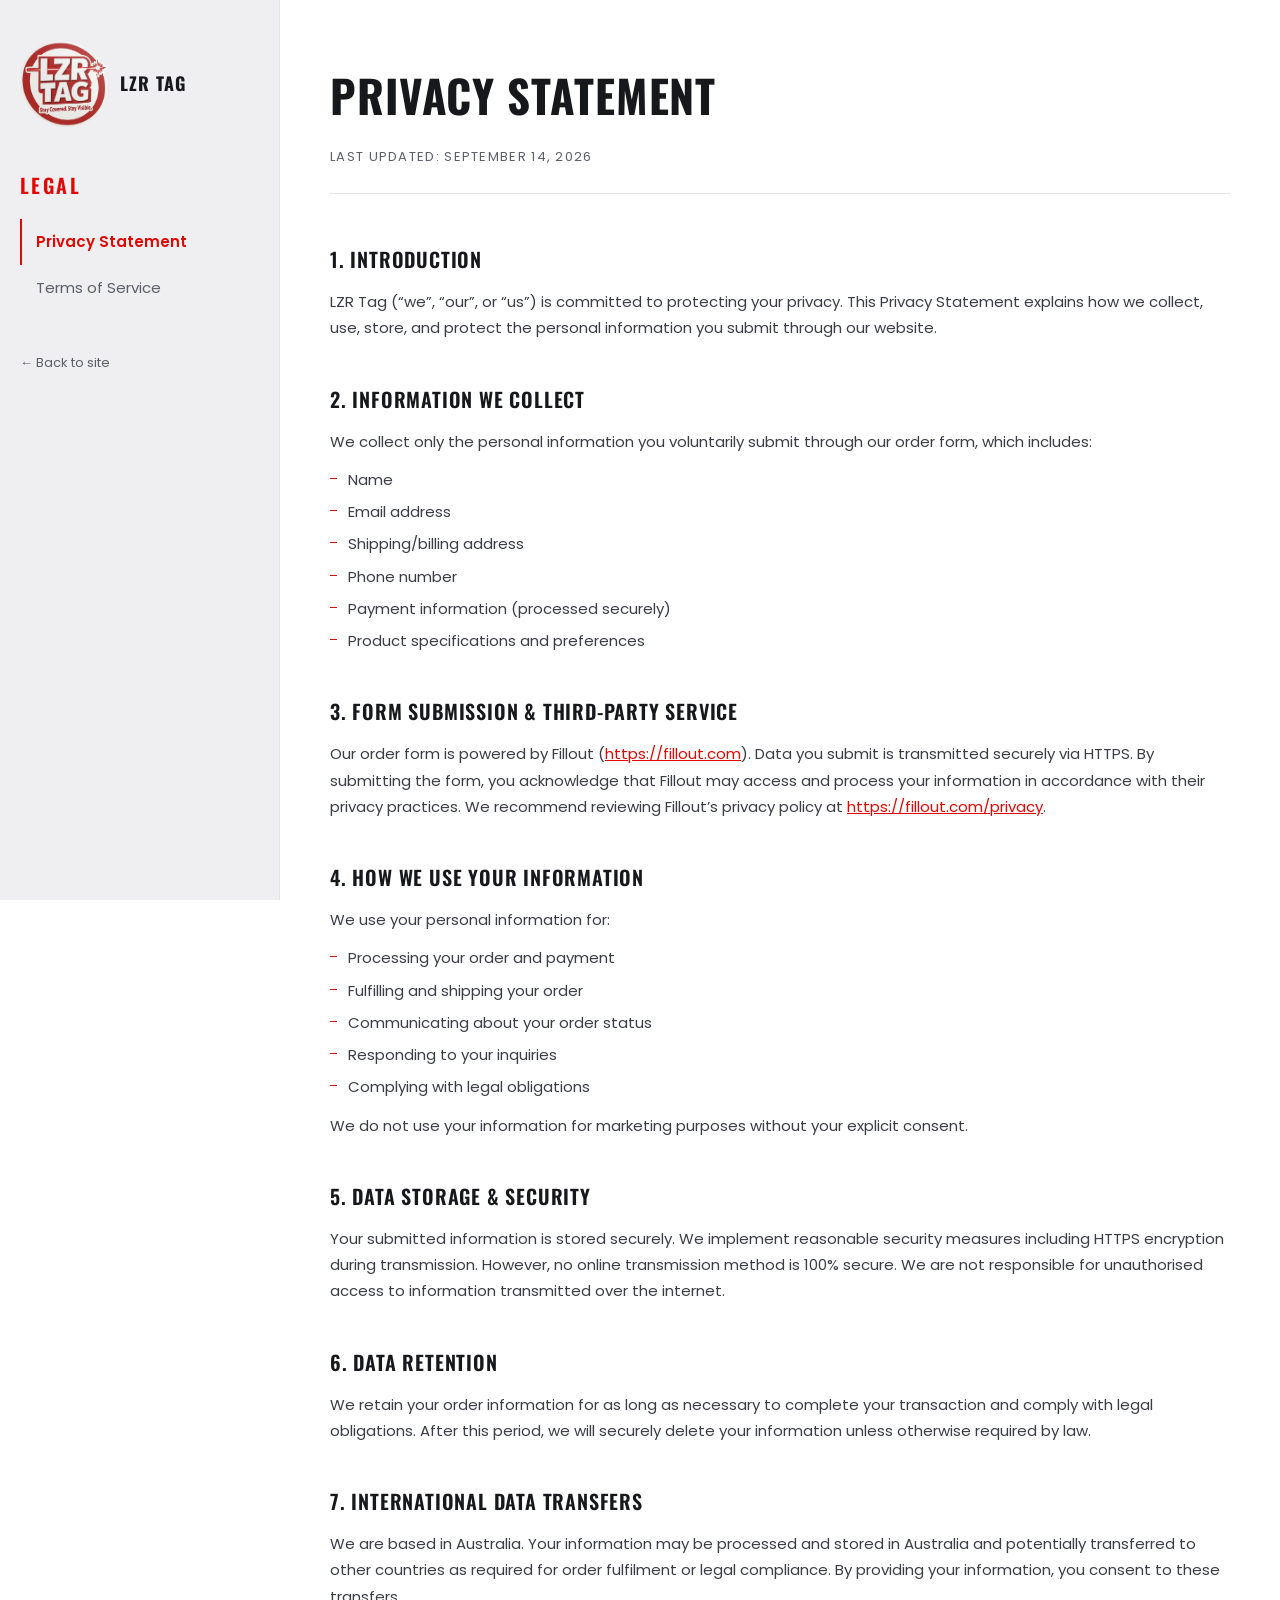
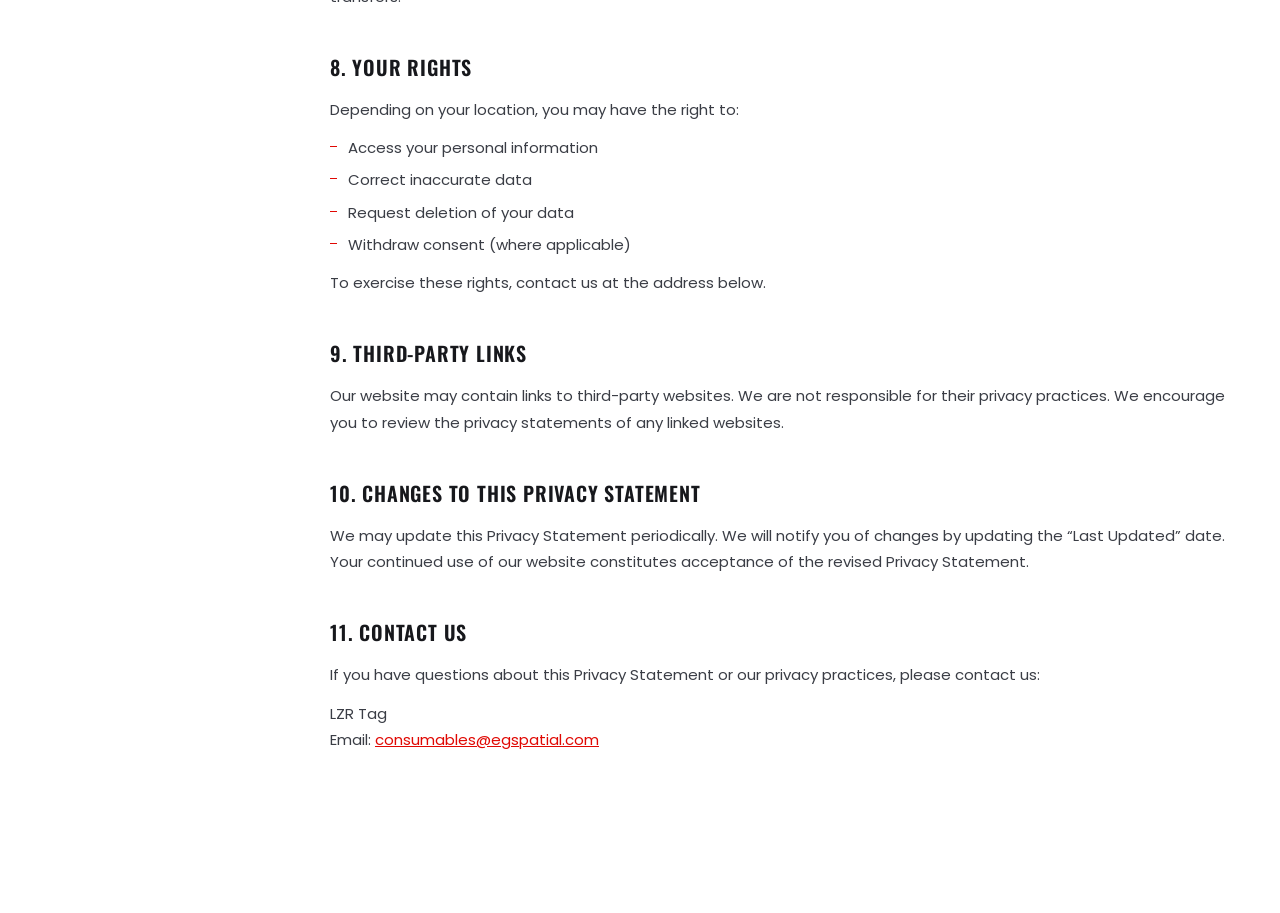
<file: frontend/public/legal/privacy/index.html>
<!doctype html>
<html lang="en">
<head>
    <meta charset="utf-8" />
    <meta name="viewport" content="width=device-width, initial-scale=1" />
    <meta name="description" content="LZR TAG Privacy Statement — how we collect, use, store, and protect your personal information." />
    <title>Privacy Statement | LZR TAG</title>
    <link rel="icon" type="image/webp" href="../../assets/logo.webp" />
    <link rel="preconnect" href="https://fonts.googleapis.com" />
    <link rel="preconnect" href="https://fonts.gstatic.com" crossorigin />
    <link href="https://fonts.googleapis.com/css2?family=Oswald:wght@500;600;700&family=Poppins:wght@400;500;600&display=swap" rel="stylesheet" />
    <link rel="stylesheet" href="../legal.css" />
</head>
<body>
    <div class="legal-layout">
        <aside class="legal-sidebar" data-testid="legal-sidebar">
            <a href="/" class="legal-home" data-testid="legal-home-link">
                <img src="../../assets/logo.webp" alt="LZR TAG logo" />
                <span>LZR TAG</span>
            </a>
            <h3 class="legal-heading">Legal</h3>
            <nav class="legal-nav" aria-label="Legal">
                <a href="/legal/privacy/" class="legal-nav-link active" data-testid="legal-nav-privacy">Privacy Statement</a>
                <a href="/legal/terms/" class="legal-nav-link" data-testid="legal-nav-terms">Terms of Service</a>
            </nav>
            <a href="/" class="legal-back" data-testid="legal-back-link">&larr; Back to site</a>
        </aside>

        <main class="legal-content" data-testid="legal-content">
            <div class="legal-content-inner">
                <h1 data-testid="legal-title">Privacy Statement</h1>
                <p class="legal-updated">Last Updated: September 14, 2026</p>

                <section class="legal-section">
                    <h2>1. Introduction</h2>
                    <p>LZR Tag (&ldquo;we&rdquo;, &ldquo;our&rdquo;, or &ldquo;us&rdquo;) is committed to protecting your privacy. This Privacy Statement explains how we collect, use, store, and protect the personal information you submit through our website.</p>
                </section>

                <section class="legal-section">
                    <h2>2. Information We Collect</h2>
                    <p>We collect only the personal information you voluntarily submit through our order form, which includes:</p>
                    <ul>
                        <li>Name</li>
                        <li>Email address</li>
                        <li>Shipping/billing address</li>
                        <li>Phone number</li>
                        <li>Payment information (processed securely)</li>
                        <li>Product specifications and preferences</li>
                    </ul>
                </section>

                <section class="legal-section">
                    <h2>3. Form Submission &amp; Third-Party Service</h2>
                    <p>Our order form is powered by Fillout (<a href="https://fillout.com" rel="noopener">https://fillout.com</a>). Data you submit is transmitted securely via HTTPS. By submitting the form, you acknowledge that Fillout may access and process your information in accordance with their privacy practices. We recommend reviewing Fillout&rsquo;s privacy policy at <a href="https://fillout.com/privacy" rel="noopener">https://fillout.com/privacy</a>.</p>
                </section>

                <section class="legal-section">
                    <h2>4. How We Use Your Information</h2>
                    <p>We use your personal information for:</p>
                    <ul>
                        <li>Processing your order and payment</li>
                        <li>Fulfilling and shipping your order</li>
                        <li>Communicating about your order status</li>
                        <li>Responding to your inquiries</li>
                        <li>Complying with legal obligations</li>
                    </ul>
                    <p>We do not use your information for marketing purposes without your explicit consent.</p>
                </section>

                <section class="legal-section">
                    <h2>5. Data Storage &amp; Security</h2>
                    <p>Your submitted information is stored securely. We implement reasonable security measures including HTTPS encryption during transmission. However, no online transmission method is 100% secure. We are not responsible for unauthorised access to information transmitted over the internet.</p>
                </section>

                <section class="legal-section">
                    <h2>6. Data Retention</h2>
                    <p>We retain your order information for as long as necessary to complete your transaction and comply with legal obligations. After this period, we will securely delete your information unless otherwise required by law.</p>
                </section>

                <section class="legal-section">
                    <h2>7. International Data Transfers</h2>
                    <p>We are based in Australia. Your information may be processed and stored in Australia and potentially transferred to other countries as required for order fulfilment or legal compliance. By providing your information, you consent to these transfers.</p>
                </section>

                <section class="legal-section">
                    <h2>8. Your Rights</h2>
                    <p>Depending on your location, you may have the right to:</p>
                    <ul>
                        <li>Access your personal information</li>
                        <li>Correct inaccurate data</li>
                        <li>Request deletion of your data</li>
                        <li>Withdraw consent (where applicable)</li>
                    </ul>
                    <p>To exercise these rights, contact us at the address below.</p>
                </section>

                <section class="legal-section">
                    <h2>9. Third-Party Links</h2>
                    <p>Our website may contain links to third-party websites. We are not responsible for their privacy practices. We encourage you to review the privacy statements of any linked websites.</p>
                </section>

                <section class="legal-section">
                    <h2>10. Changes to This Privacy Statement</h2>
                    <p>We may update this Privacy Statement periodically. We will notify you of changes by updating the &ldquo;Last Updated&rdquo; date. Your continued use of our website constitutes acceptance of the revised Privacy Statement.</p>
                </section>

                <section class="legal-section">
                    <h2>11. Contact Us</h2>
                    <p>If you have questions about this Privacy Statement or our privacy practices, please contact us:</p>
                    <p>LZR Tag<br />Email: <a href="mailto:consumables@egspatial.com">consumables@egspatial.com</a></p>
                </section>
            </div>
        </main>
    </div>

    <nav class="legal-tabs" data-testid="legal-tabs" aria-label="Legal">
        <a href="/legal/privacy/" class="legal-tab active" data-testid="legal-tab-privacy">Privacy</a>
        <a href="/legal/terms/" class="legal-tab" data-testid="legal-tab-terms">Terms</a>
    </nav>
</body>
</html>
</file>
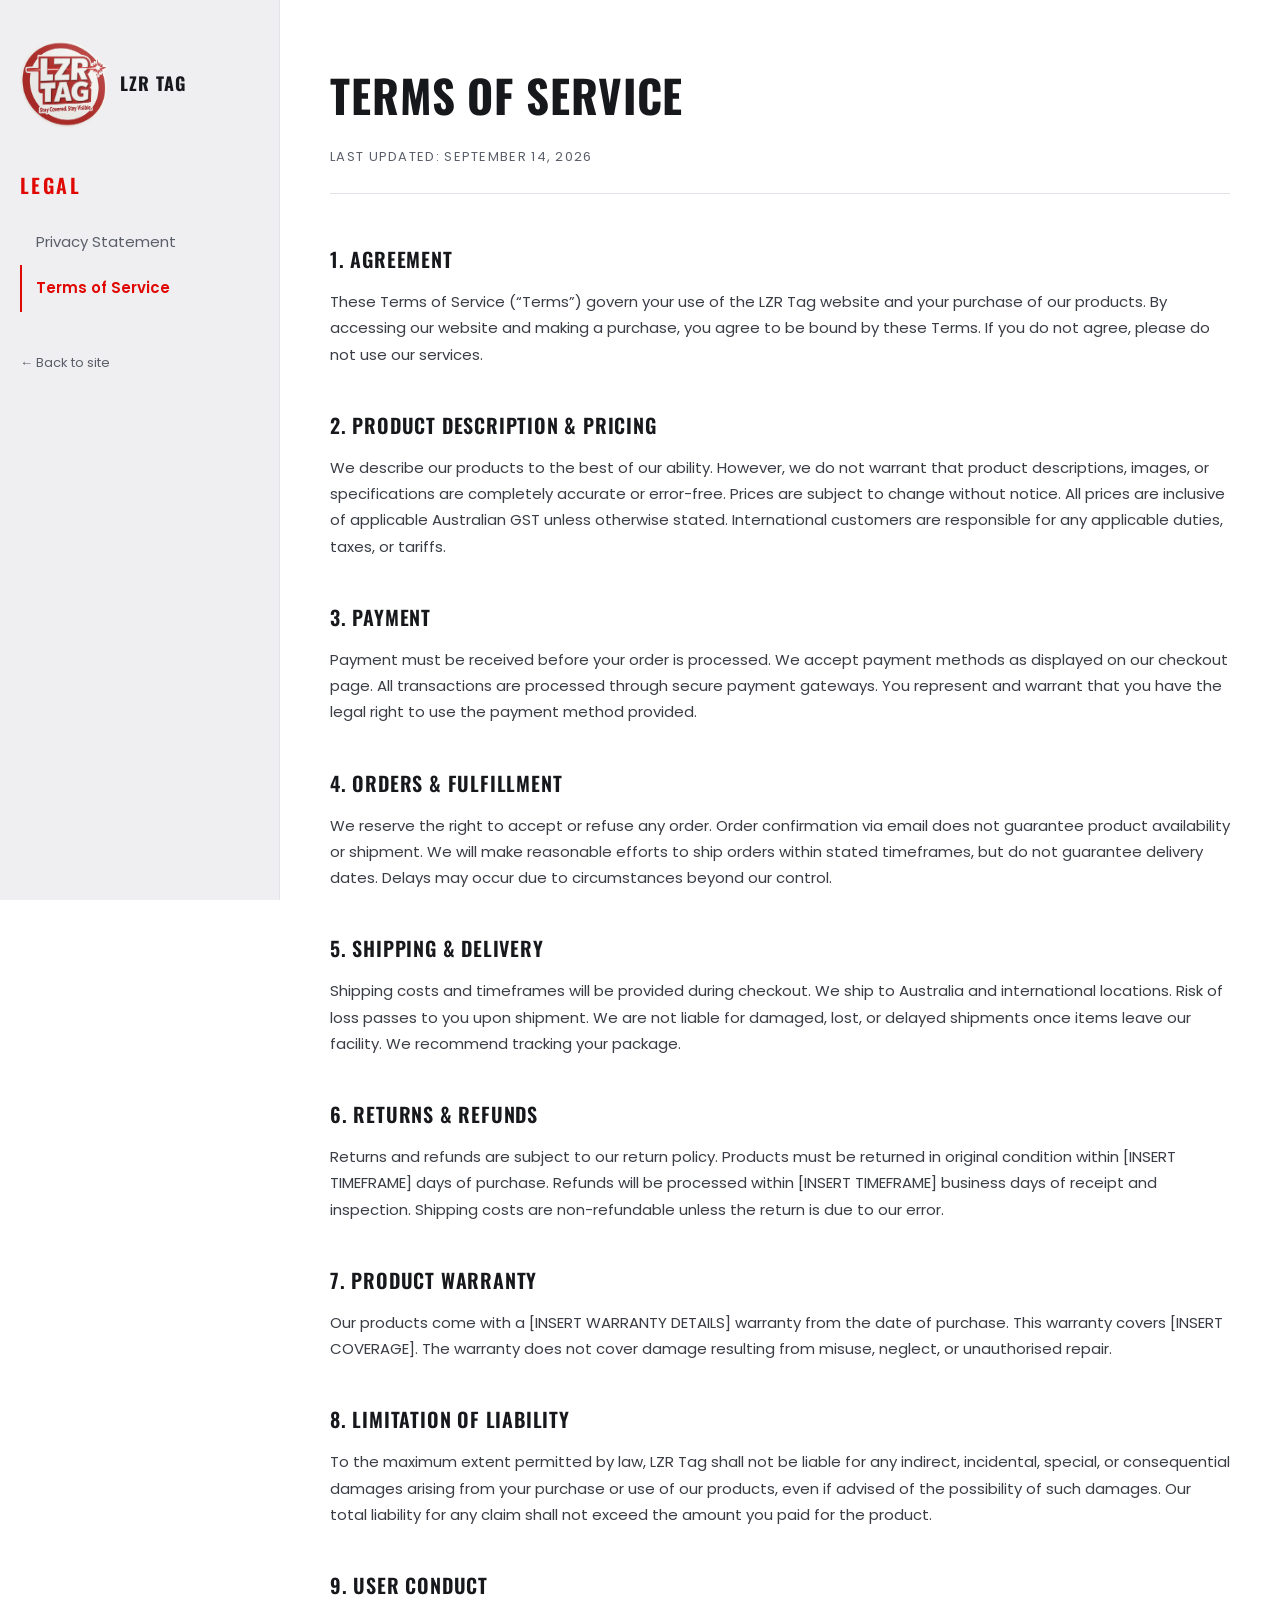
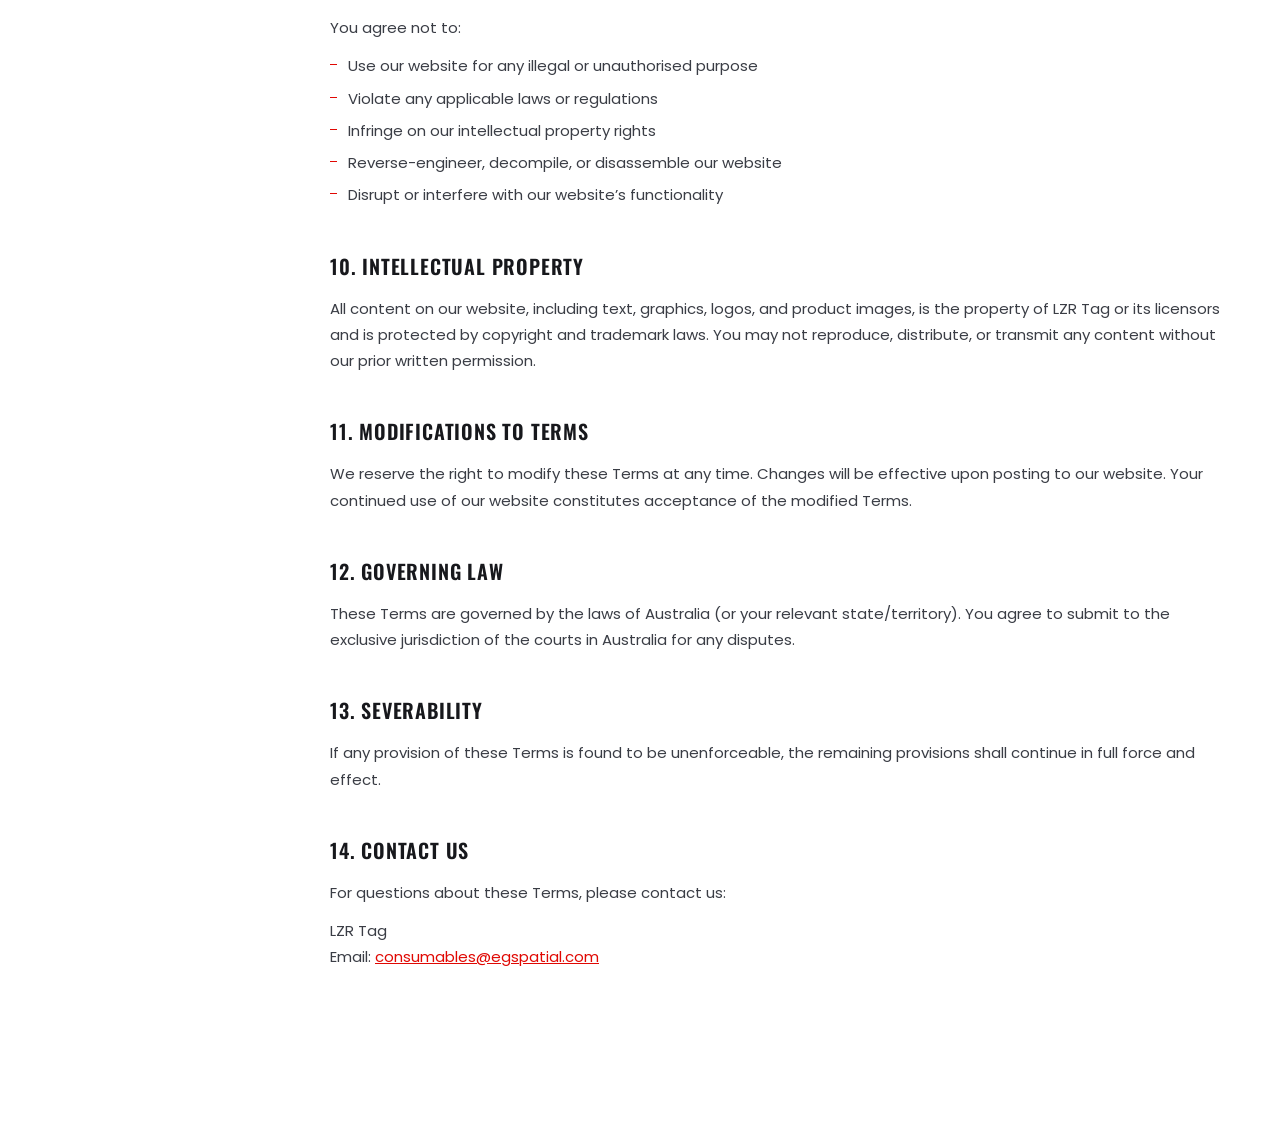
<file: frontend/public/legal/terms/index.html>
<!doctype html>
<html lang="en">
<head>
    <meta charset="utf-8" />
    <meta name="viewport" content="width=device-width, initial-scale=1" />
    <meta name="description" content="LZR TAG Terms of Service — the terms governing use of our website and purchase of our products." />
    <title>Terms of Service | LZR TAG</title>
    <link rel="icon" type="image/webp" href="../../assets/logo.webp" />
    <link rel="preconnect" href="https://fonts.googleapis.com" />
    <link rel="preconnect" href="https://fonts.gstatic.com" crossorigin />
    <link href="https://fonts.googleapis.com/css2?family=Oswald:wght@500;600;700&family=Poppins:wght@400;500;600&display=swap" rel="stylesheet" />
    <link rel="stylesheet" href="../legal.css" />
</head>
<body>
    <div class="legal-layout">
        <aside class="legal-sidebar" data-testid="legal-sidebar">
            <a href="/" class="legal-home" data-testid="legal-home-link">
                <img src="../../assets/logo.webp" alt="LZR TAG logo" />
                <span>LZR TAG</span>
            </a>
            <h3 class="legal-heading">Legal</h3>
            <nav class="legal-nav" aria-label="Legal">
                <a href="/legal/privacy/" class="legal-nav-link" data-testid="legal-nav-privacy">Privacy Statement</a>
                <a href="/legal/terms/" class="legal-nav-link active" data-testid="legal-nav-terms">Terms of Service</a>
            </nav>
            <a href="/" class="legal-back" data-testid="legal-back-link">&larr; Back to site</a>
        </aside>

        <main class="legal-content" data-testid="legal-content">
            <div class="legal-content-inner">
                <h1 data-testid="legal-title">Terms of Service</h1>
                <p class="legal-updated">Last Updated: September 14, 2026</p>

                <section class="legal-section">
                    <h2>1. Agreement</h2>
                    <p>These Terms of Service (&ldquo;Terms&rdquo;) govern your use of the LZR Tag website and your purchase of our products. By accessing our website and making a purchase, you agree to be bound by these Terms. If you do not agree, please do not use our services.</p>
                </section>

                <section class="legal-section">
                    <h2>2. Product Description &amp; Pricing</h2>
                    <p>We describe our products to the best of our ability. However, we do not warrant that product descriptions, images, or specifications are completely accurate or error-free. Prices are subject to change without notice. All prices are inclusive of applicable Australian GST unless otherwise stated. International customers are responsible for any applicable duties, taxes, or tariffs.</p>
                </section>

                <section class="legal-section">
                    <h2>3. Payment</h2>
                    <p>Payment must be received before your order is processed. We accept payment methods as displayed on our checkout page. All transactions are processed through secure payment gateways. You represent and warrant that you have the legal right to use the payment method provided.</p>
                </section>

                <section class="legal-section">
                    <h2>4. Orders &amp; Fulfillment</h2>
                    <p>We reserve the right to accept or refuse any order. Order confirmation via email does not guarantee product availability or shipment. We will make reasonable efforts to ship orders within stated timeframes, but do not guarantee delivery dates. Delays may occur due to circumstances beyond our control.</p>
                </section>

                <section class="legal-section">
                    <h2>5. Shipping &amp; Delivery</h2>
                    <p>Shipping costs and timeframes will be provided during checkout. We ship to Australia and international locations. Risk of loss passes to you upon shipment. We are not liable for damaged, lost, or delayed shipments once items leave our facility. We recommend tracking your package.</p>
                </section>

                <section class="legal-section">
                    <h2>6. Returns &amp; Refunds</h2>
                    <p>Returns and refunds are subject to our return policy. Products must be returned in original condition within [INSERT TIMEFRAME] days of purchase. Refunds will be processed within [INSERT TIMEFRAME] business days of receipt and inspection. Shipping costs are non-refundable unless the return is due to our error.</p>
                </section>

                <section class="legal-section">
                    <h2>7. Product Warranty</h2>
                    <p>Our products come with a [INSERT WARRANTY DETAILS] warranty from the date of purchase. This warranty covers [INSERT COVERAGE]. The warranty does not cover damage resulting from misuse, neglect, or unauthorised repair.</p>
                </section>

                <section class="legal-section">
                    <h2>8. Limitation of Liability</h2>
                    <p>To the maximum extent permitted by law, LZR Tag shall not be liable for any indirect, incidental, special, or consequential damages arising from your purchase or use of our products, even if advised of the possibility of such damages. Our total liability for any claim shall not exceed the amount you paid for the product.</p>
                </section>

                <section class="legal-section">
                    <h2>9. User Conduct</h2>
                    <p>You agree not to:</p>
                    <ul>
                        <li>Use our website for any illegal or unauthorised purpose</li>
                        <li>Violate any applicable laws or regulations</li>
                        <li>Infringe on our intellectual property rights</li>
                        <li>Reverse-engineer, decompile, or disassemble our website</li>
                        <li>Disrupt or interfere with our website&rsquo;s functionality</li>
                    </ul>
                </section>

                <section class="legal-section">
                    <h2>10. Intellectual Property</h2>
                    <p>All content on our website, including text, graphics, logos, and product images, is the property of LZR Tag or its licensors and is protected by copyright and trademark laws. You may not reproduce, distribute, or transmit any content without our prior written permission.</p>
                </section>

                <section class="legal-section">
                    <h2>11. Modifications to Terms</h2>
                    <p>We reserve the right to modify these Terms at any time. Changes will be effective upon posting to our website. Your continued use of our website constitutes acceptance of the modified Terms.</p>
                </section>

                <section class="legal-section">
                    <h2>12. Governing Law</h2>
                    <p>These Terms are governed by the laws of Australia (or your relevant state/territory). You agree to submit to the exclusive jurisdiction of the courts in Australia for any disputes.</p>
                </section>

                <section class="legal-section">
                    <h2>13. Severability</h2>
                    <p>If any provision of these Terms is found to be unenforceable, the remaining provisions shall continue in full force and effect.</p>
                </section>

                <section class="legal-section">
                    <h2>14. Contact Us</h2>
                    <p>For questions about these Terms, please contact us:</p>
                    <p>LZR Tag<br />Email: <a href="mailto:consumables@egspatial.com">consumables@egspatial.com</a></p>
                </section>
            </div>
        </main>
    </div>

    <nav class="legal-tabs" data-testid="legal-tabs" aria-label="Legal">
        <a href="/legal/privacy/" class="legal-tab" data-testid="legal-tab-privacy">Privacy</a>
        <a href="/legal/terms/" class="legal-tab active" data-testid="legal-tab-terms">Terms</a>
    </nav>
</body>
</html>
</file>
<file: frontend/public/styles.css>
:root {
    --red: #E00A02;
    --red-dark: #B00800;
    --bg: #EFEFF1;
    --card: #FFFFFF;
    --ink: #17181C;
    --muted: #5B5F6A;
    --line: #E2E3E8;
    --footer-bg: #141519;
    --font-head: 'Oswald', sans-serif;
    --font-body: 'Poppins', sans-serif;
    --header-h: 76px;
    --strip-h: 12px;
}

* { margin: 0; padding: 0; box-sizing: border-box; }

html {
    scroll-behavior: smooth;
    scroll-padding-top: calc(var(--header-h) + var(--strip-h) + 16px);
}

body {
    font-family: var(--font-body);
    font-size: 16px;
    line-height: 1.7;
    color: var(--ink);
    background: var(--bg);
    -webkit-font-smoothing: antialiased;
}

img { display: block; max-width: 100%; }

/* ---------- Header ---------- */

.site-header {
    position: fixed;
    top: 0;
    left: 0;
    right: 0;
    z-index: 100;
    background: var(--red);
    box-shadow: 0 2px 12px rgba(0, 0, 0, 0.25);
}

.header-inner {
    max-width: 1160px;
    height: var(--header-h);
    margin: 0 auto;
    padding: 0 24px;
    display: flex;
    align-items: center;
    justify-content: space-between;
    gap: 24px;
}

.top-strip {
    height: var(--strip-h);
    background: #0B0B0D;
}

.brand {
    align-self: flex-start;
    text-decoration: none;
    position: relative;
    z-index: 2;
}

.brand-logo {
    width: 180px;
    height: auto;
    margin-top: calc(-1 * var(--strip-h));
    filter: drop-shadow(0 10px 24px rgba(0, 0, 0, 0.3));
}

.main-nav { display: flex; align-items: center; gap: 8px; }

.nav-link {
    position: relative;
    font-family: var(--font-head);
    font-weight: 500;
    font-size: 15px;
    letter-spacing: 0.08em;
    text-transform: uppercase;
    color: #fff;
    text-decoration: none;
    padding: 8px 14px;
    transition: color 0.2s ease;
}

.nav-link::after {
    content: '';
    position: absolute;
    left: 14px;
    right: 14px;
    bottom: 4px;
    height: 2px;
    background: #fff;
    transform: scaleX(0);
    transform-origin: left;
    transition: transform 0.25s ease;
}

.nav-link:hover::after,
.nav-link:focus-visible::after { transform: scaleX(1); }

.nav-link-cta {
    background: #fff;
    color: var(--red);
    padding: 8px 20px;
    border-radius: 3px;
    margin-left: 8px;
    transition: background-color 0.2s ease, color 0.2s ease;
}

.nav-link-cta::after { display: none; }

.nav-link-cta:hover { background: var(--ink); color: #fff; }

.nav-toggle {
    display: none;
    flex-direction: column;
    justify-content: center;
    gap: 5px;
    width: 44px;
    height: 44px;
    padding: 10px;
    background: transparent;
    border: 1px solid rgba(255, 255, 255, 0.5);
    border-radius: 3px;
    cursor: pointer;
}

.nav-toggle span {
    display: block;
    height: 2px;
    background: #fff;
    transition: transform 0.25s ease, opacity 0.25s ease;
}

.mobile-menu {
    display: none;
    flex-direction: column;
    background: var(--red-dark);
    border-top: 1px solid rgba(255, 255, 255, 0.2);
}

.mobile-menu.open { display: flex; }

.mobile-link {
    font-family: var(--font-head);
    font-weight: 500;
    font-size: 16px;
    letter-spacing: 0.08em;
    text-transform: uppercase;
    color: #fff;
    text-decoration: none;
    padding: 16px 24px;
    border-bottom: 1px solid rgba(255, 255, 255, 0.12);
    transition: background-color 0.2s ease, padding-left 0.2s ease;
}

.mobile-link:hover { background: rgba(0, 0, 0, 0.15); padding-left: 32px; }

/* ---------- Hero ---------- */

.hero {
    position: relative;
    overflow: hidden;
    display: flex;
    flex-direction: column;
    justify-content: flex-start;
    padding: calc(var(--header-h) + var(--strip-h) + 48px) 24px 48px;
    background: var(--bg);
}

/* Solid-to-solid blend into the Products background: never translucent */
.hero::after {
    content: '';
    position: absolute;
    left: 0;
    right: 0;
    bottom: 0;
    height: 180px;
    background: linear-gradient(to bottom, var(--hero-blend-top, var(--bg)), var(--page-bg, var(--bg)));
    pointer-events: none;
}

.hero-dots {
    position: absolute;
    inset: 0;
    z-index: 0;
    pointer-events: none;
    background-image: radial-gradient(circle, rgba(206, 208, 214, 1) 1.5px, transparent 1.6px);
    background-size: 26px 26px;
    -webkit-mask-image: linear-gradient(to bottom, #000 calc(100% - 180px), transparent 100%);
    mask-image: linear-gradient(to bottom, #000 calc(100% - 180px), transparent 100%);
}

/* Whole-page pin: all content below the fixed header sticks as one unit
   for 50vh of scroll (track height set in JS), then releases */
.pin-track {
    position: relative;
}

.page-pin {
    position: sticky;
    top: 0;
}

@media (max-width: 767px), (prefers-reduced-motion: reduce) {
    .page-pin { position: static; }

    .hero { background: #fff; }

    .hero::after {
        height: 300px;
        background: linear-gradient(to bottom, #fff, var(--bg));
    }
}

.hero-inner {
    position: relative;
    z-index: 1;
    max-width: 780px;
    margin: 0 auto;
    display: flex;
    flex-direction: column;
    align-items: center;
    text-align: center;
}

.hero-text {
    display: flex;
    flex-direction: column;
    align-items: center;
}

.line { display: block; }

.hero-eyebrow {
    font-family: var(--font-head);
    font-weight: 600;
    font-size: 14px;
    letter-spacing: 0.14em;
    text-transform: uppercase;
    color: var(--red);
    margin-bottom: 20px;
}

.hero-tagline {
    font-family: var(--font-head);
    font-weight: 700;
    font-size: clamp(1.5rem, 4.2vw, 3.6rem);
    line-height: 1.05;
    text-transform: uppercase;
    letter-spacing: 0.01em;
    color: var(--ink);
    margin-bottom: 20px;
}

.h1-line {
    display: block;
    white-space: nowrap;
}

.h1-anim { color: #E00803; }

.hero-copy {
    max-width: 58ch;
    font-size: 16px;
    color: var(--muted);
    margin-bottom: 24px;
}

.placeholder-note {
    display: block;
    font-style: normal;
    font-size: 12px;
    font-weight: 600;
    letter-spacing: 0.12em;
    text-transform: uppercase;
    color: var(--red);
    margin-bottom: 8px;
}

.hero-cta {
    width: 320px;
    margin: 0 auto;
}

/* ---------- Sections ---------- */

.sections {
    max-width: 1160px;
    margin: 0 auto;
    padding: 16px 24px 96px;
    display: flex;
    flex-direction: column;
    gap: 32px;
}

/* ---------- Where to Buy / Partners ---------- */

.fade-zone {
    background: #fff;
}

.where-section {
    max-width: 1160px;
    margin: 0 auto;
    text-align: center;
    padding: 88px 24px 72px;
}

.quote-section {
    text-align: center;
    padding-bottom: 48px;
}

.rule {
    height: 1px;
    background: #DCDDE1;
    margin: 48px 0;
}

.quote-section .rule:first-child { margin-top: 0; }

.quote-copy {
    margin: 0 auto;
    max-width: 60ch;
}

.where-copy {
    margin: 0 auto;
    max-width: 60ch;
}

.partners {
    max-width: 560px;
    margin: 56px auto 0;
    overflow: hidden;
    -webkit-mask-image: linear-gradient(to right, transparent, #000 16%, #000 84%, transparent);
    mask-image: linear-gradient(to right, transparent, #000 16%, #000 84%, transparent);
}

.partners-track {
    display: flex;
    width: max-content;
    animation: partnersScroll 26s linear infinite;
}

.partners:hover .partners-track { animation-play-state: paused; }

.partner {
    width: 200px;
    margin-right: 32px;
}

.partner-logo {
    height: 108px;
    display: flex;
    align-items: center;
    justify-content: center;
    padding: 20px 24px;
}

.partner-logo img {
    max-height: 68px;
    max-width: 100%;
    width: auto;
}

.partner-band {
    background: #0B0B0D;
    color: #fff;
    font-family: var(--font-head);
    font-weight: 600;
    font-size: 12px;
    letter-spacing: 0.14em;
    text-transform: uppercase;
    text-align: center;
    padding: 12px 8px;
}

@keyframes partnersScroll {
    to { transform: translateX(-50%); }
}

@media (prefers-reduced-motion: reduce) {
    .partners-track { animation: none; }
}

.section-title {
    font-family: var(--font-head);
    font-weight: 600;
    font-size: 28px;
    letter-spacing: 0.04em;
    text-transform: uppercase;
    color: var(--ink);
    margin-bottom: 12px;
}

.section-copy { color: var(--muted); max-width: 72ch; }

.placeholder-tag {
    font-weight: 600;
    color: var(--red);
}

.quote-embed {
    width: 100%;
    max-width: 720px;
    margin: 0 auto;
    padding: 0 24px;
}

.quote-iframe {
    display: block;
    width: 100%;
    height: 1990px;
    border: 1px solid var(--line);
    border-radius: 4px;
    background: #fff;
}

@media (max-width: 640px) {
    .quote-iframe { height: 2000px; }
}

@media (max-width: 420px) {
    .quote-iframe { height: 2150px; }
}

/* ---------- Products ---------- */

.sr-only {
    position: absolute;
    width: 1px;
    height: 1px;
    padding: 0;
    margin: -1px;
    overflow: hidden;
    clip: rect(0 0 0 0);
    clip-path: inset(50%);
    white-space: nowrap;
    border: 0;
}

.products-interstitial {
    max-width: 62ch;
    margin: 0 auto 32px;
    padding: 0 24px;
    text-align: center;
    font-size: 16px;
    line-height: 1.7;
    color: var(--muted);
}

.product-grid {
    margin-top: 32px;
}

.product-grid .product-card {
    position: sticky;
    margin-bottom: 20vh;
}

.product-grid .product-card:last-child { margin-bottom: 12vh; }

.product-card:target {
    border-color: #E00803;
    box-shadow: 0 0 0 2px #E00803, 0 -18px 40px rgba(0, 0, 0, 0.12);
}

.custom-zone {
    position: relative;
    height: 200vh;
    margin-top: 96px;
}

.custom-pin {
    position: sticky;
    top: 137px;
    height: calc(100vh - 137px - 24px);
    display: flex;
    flex-direction: column;
}

.custom-zone .product-card {
    position: relative;
    flex: 1 1 auto;
    min-height: 0;
    height: auto;
    margin-bottom: 0;
    will-change: width, margin-left;
}

.custom-zone .product-cta {
    margin-top: auto;
}

@media (prefers-reduced-motion: reduce) {
    .custom-zone { height: auto; }

    .custom-pin {
        position: static;
        height: auto;
        display: block;
    }
}

.product-grid .product-card:nth-child(1) { top: calc(var(--header-h) + var(--strip-h) + 16px); }
.product-grid .product-card:nth-child(2) { top: calc(var(--header-h) + var(--strip-h) + 30px); }
.product-grid .product-card:nth-child(3) { top: calc(var(--header-h) + var(--strip-h) + 44px); }
.product-grid .product-card:nth-child(4) { top: calc(var(--header-h) + var(--strip-h) + 58px); }
.product-grid .product-card:nth-child(5) { top: calc(var(--header-h) + var(--strip-h) + 72px); }
.product-grid .product-card:nth-child(6) { top: calc(var(--header-h) + var(--strip-h) + 86px); }
.product-grid .product-card:nth-child(7) { top: calc(var(--header-h) + var(--strip-h) + 100px); }
.product-grid .product-card:nth-child(8) { top: calc(var(--header-h) + var(--strip-h) + 114px); }
.product-grid .product-card:nth-child(9) { top: calc(var(--header-h) + var(--strip-h) + 128px); }
.product-grid .product-card:nth-child(10) { top: calc(var(--header-h) + var(--strip-h) + 142px); }
.product-grid .product-card:nth-child(11) { top: calc(var(--header-h) + var(--strip-h) + 156px); }

.product-card {
    position: relative;
    background: var(--card);
    border: 1px solid var(--line);
    display: grid;
    grid-template-columns: 44% 56%;
    grid-template-rows: auto 1fr;
    height: min(600px, calc(100vh - var(--header-h) - var(--strip-h) - 210px));
    box-shadow: 0 -18px 40px rgba(0, 0, 0, 0.12);
}

.plus {
    position: absolute;
    width: 11px;
    height: 11px;
    z-index: 2;
    pointer-events: none;
}

.plus::before {
    content: '';
    position: absolute;
    left: 50%;
    top: 0;
    bottom: 0;
    width: 1px;
    background: #C7C9CF;
}

.plus::after {
    content: '';
    position: absolute;
    top: 50%;
    left: 0;
    right: 0;
    height: 1px;
    background: #C7C9CF;
}

.plus-tl { top: -6px; left: -6px; }
.plus-tr { top: -6px; right: -6px; }
.plus-bl { bottom: -6px; left: -6px; }
.plus-br { bottom: -6px; right: -6px; }

.product-top {
    grid-column: 1 / -1;
    display: flex;
    justify-content: space-between;
    align-items: center;
    padding: 16px 20px;
    border-bottom: 1px solid var(--line);
}

.product-sku {
    font-family: var(--font-head);
    font-weight: 500;
    font-size: 12px;
    letter-spacing: 0.14em;
    text-transform: uppercase;
    color: #9A9EA8;
}

.product-num {
    font-family: var(--font-head);
    font-weight: 600;
    font-size: 14px;
    letter-spacing: 0.06em;
    color: var(--ink);
}

.product-photo {
    overflow: hidden;
    border-right: 1px solid var(--line);
    background: #F4F4F6;
}

.product-photo img {
    width: 100%;
    height: 100%;
    object-fit: cover;
    display: block;
}

.product-photo-empty {
    display: flex;
    align-items: center;
    justify-content: center;
}

.photo-placeholder {
    font-family: var(--font-head);
    font-weight: 500;
    font-size: 12px;
    letter-spacing: 0.2em;
    text-transform: uppercase;
    color: #B6B9C0;
    border: 1px dashed #D8DADF;
    padding: 10px 18px;
}

.product-info {
    padding: 24px;
    display: flex;
    flex-direction: column;
    gap: 10px;
    overflow-y: auto;
    scrollbar-width: thin;
}

.product-cat {
    font-family: var(--font-head);
    font-weight: 600;
    font-size: 11px;
    letter-spacing: 0.16em;
    text-transform: uppercase;
    color: var(--red);
}

.product-name {
    font-family: var(--font-head);
    font-weight: 600;
    font-size: 20px;
    line-height: 1.2;
    letter-spacing: 0.03em;
    text-transform: uppercase;
    color: var(--ink);
}

.product-desc {
    font-size: 14px;
    color: var(--muted);
}

.product-specs {
    list-style: none;
    font-size: 13px;
    color: var(--muted);
    border-top: 1px solid var(--line);
    padding-top: 12px;
    display: grid;
    gap: 5px;
}

.product-specs li {
    position: relative;
    padding-left: 16px;
}

.product-specs li::before {
    content: '';
    position: absolute;
    left: 0;
    top: 9px;
    width: 7px;
    height: 1px;
    background: #C7C9CF;
}

.product-meta {
    margin-top: auto;
    padding-top: 14px;
    border-top: 1px solid var(--line);
    display: flex;
    justify-content: space-between;
    align-items: baseline;
    gap: 12px;
}

.product-rrp {
    font-family: var(--font-head);
    font-weight: 600;
    font-size: 16px;
    letter-spacing: 0.03em;
    color: var(--ink);
}

.product-rrp em {
    font-style: normal;
    font-family: var(--font-body);
    font-weight: 400;
    font-size: 11px;
    color: #9A9EA8;
}

.product-moq {
    font-size: 11px;
    font-weight: 500;
    letter-spacing: 0.1em;
    text-transform: uppercase;
    color: #9A9EA8;
    white-space: nowrap;
}

.product-cta {
    position: relative;
    display: block;
    height: 48px;
    margin-top: 16px;
    text-decoration: none;
    perspective: 400px;
    overflow: hidden;
}

.cta-panel {
    position: absolute;
    top: 0;
    bottom: 0;
    background: #E00803;
    color: #F5F2EC;
    display: flex;
    align-items: center;
    justify-content: center;
    transition: transform 450ms cubic-bezier(0.65, 0, 0.35, 1);
}

.cta-label {
    left: 49px;
    right: 0;
    font-family: var(--font-head);
    font-weight: 600;
    font-size: 14px;
    letter-spacing: 0.12em;
    text-transform: uppercase;
}

.cta-arrow { width: 46px; }

.cta-arrow-out {
    left: 0;
    transform-origin: left center;
}

.cta-arrow-in {
    right: 0;
    transform: rotateY(90deg);
    transform-origin: right center;
}

@media (hover: hover) {
    .product-cta:hover .cta-label,
    .product-cta:focus-visible .cta-label { transform: translateX(-49px); }

    .product-cta:hover .cta-arrow-out,
    .product-cta:focus-visible .cta-arrow-out { transform: rotateY(-90deg); }

    .product-cta:hover .cta-arrow-in,
    .product-cta:focus-visible .cta-arrow-in { transform: rotateY(0deg); }
}

@media (hover: none) {
    .product-cta:active .cta-panel { background: var(--red-dark); }
}

/* ---------- Footer ---------- */

.site-footer { background: #E00803; border-top: 4px solid #0B0B0D; }

.footer-inner {
    max-width: 1160px;
    margin: 0 auto;
    padding: 64px 24px 32px;
}

.footer-main {
    display: grid;
    grid-template-columns: 1.3fr 1fr 1fr 1fr;
    gap: 48px;
}

.footer-brand { display: inline-block; text-decoration: none; }

.footer-logo {
    width: 168px;
    height: auto;
    filter: drop-shadow(0 6px 16px rgba(0, 0, 0, 0.25));
}

.footer-heading {
    font-family: var(--font-head);
    font-weight: 600;
    font-size: 13px;
    letter-spacing: 0.2em;
    text-transform: uppercase;
    color: #fff;
    margin-bottom: 18px;
}

.footer-link {
    display: block;
    font-size: 14px;
    color: rgba(255, 255, 255, 0.7);
    text-decoration: none;
    margin-bottom: 10px;
    transition: color 0.2s ease;
}

.footer-link:hover { color: #fff; }

.footer-divider {
    height: 1px;
    background: rgba(255, 255, 255, 0.25);
    margin: 48px 0 24px;
}

.footer-bottom {
    display: flex;
    justify-content: space-between;
    align-items: center;
    flex-wrap: wrap;
    gap: 12px;
}

.footer-copy {
    font-family: var(--font-head);
    font-weight: 500;
    font-size: 12px;
    letter-spacing: 0.14em;
    text-transform: uppercase;
    color: rgba(255, 255, 255, 0.7);
}

.footer-legal { display: flex; gap: 28px; }

.footer-legal-link {
    font-family: var(--font-head);
    font-weight: 500;
    font-size: 12px;
    letter-spacing: 0.14em;
    text-transform: uppercase;
    color: rgba(255, 255, 255, 0.7);
    text-decoration: none;
    transition: color 0.2s ease;
}

.footer-legal-link:hover { color: #fff; }

/* ---------- Responsive ---------- */

@media (max-width: 1100px) {
    .product-grid .product-card { grid-template-columns: 40% 60%; }
}

@media (max-width: 860px) {
    .main-nav { display: none; }
    .nav-toggle { display: flex; }

    .hero { padding-bottom: 56px; }

    .brand-logo { width: 104px; height: auto; }

    .section-title { font-size: 22px; }

    .product-grid .product-card {
        position: static;
        height: auto;
        margin-bottom: 32px;
        grid-template-columns: 1fr;
        grid-template-rows: none;
        box-shadow: none;
    }

    .product-photo {
        aspect-ratio: 4 / 3;
        border-right: none;
        border-bottom: 1px solid var(--line);
    }

    .product-info { overflow: visible; }

    .custom-zone {
        height: auto;
        margin-top: 0;
    }

    .custom-pin {
        position: static;
        height: auto;
        display: block;
    }

    .custom-zone .product-card {
        position: static;
        height: auto;
        grid-template-columns: 1fr;
        grid-template-rows: none;
        box-shadow: none;
    }

    .footer-main { grid-template-columns: 1fr 1fr; gap: 36px; }

    .footer-bottom { flex-direction: column; align-items: flex-start; }
}
</file>
<file: frontend/public/legal/legal.css>
:root {
    --red: #E00803;
    --bg: #EFEFF1;
    --ink: #17181C;
    --muted: #5B5F6A;
    --line: #E2E3E8;
    --font-head: 'Oswald', sans-serif;
    --font-body: 'Poppins', sans-serif;
}

* { margin: 0; padding: 0; box-sizing: border-box; }

body {
    font-family: var(--font-body);
    font-size: 15px;
    line-height: 1.75;
    color: var(--ink);
    background: #fff;
    -webkit-font-smoothing: antialiased;
}

.legal-layout {
    display: flex;
    min-height: 100vh;
}

/* ---------- Sidebar (desktop) ---------- */

.legal-sidebar {
    flex: 0 0 280px;
    width: 280px;
    position: sticky;
    top: 0;
    height: 100vh;
    background: var(--bg);
    border-right: 1px solid var(--line);
    padding: 40px 20px;
}

.legal-home {
    display: flex;
    align-items: center;
    gap: 12px;
    text-decoration: none;
    margin-bottom: 40px;
}

.legal-home img { width: 88px; height: 88px; }

.legal-home span {
    font-family: var(--font-head);
    font-weight: 700;
    font-size: 18px;
    letter-spacing: 0.06em;
    text-transform: uppercase;
    color: var(--ink);
}

.legal-heading {
    font-family: var(--font-head);
    font-weight: 600;
    font-size: 20px;
    letter-spacing: 0.12em;
    text-transform: uppercase;
    color: var(--red);
    margin-bottom: 16px;
}

.legal-nav { display: flex; flex-direction: column; }

.legal-nav-link {
    display: block;
    padding: 10px 0 10px 14px;
    font-size: 15px;
    color: var(--muted);
    text-decoration: none;
    border-left: 2px solid transparent;
    transition: color 0.2s ease, border-color 0.2s ease;
}

.legal-nav-link:hover { color: var(--ink); }

.legal-nav-link.active {
    color: var(--red);
    font-weight: 600;
    border-left-color: var(--red);
}

.legal-back {
    display: inline-block;
    margin-top: 40px;
    font-size: 13px;
    color: var(--muted);
    text-decoration: none;
    transition: color 0.2s ease;
}

.legal-back:hover { color: var(--red); }

/* ---------- Content ---------- */

.legal-content {
    flex: 1;
    padding: 56px 40px 120px;
}

.legal-content-inner {
    max-width: 900px;
    margin: 0 auto;
}

.legal-content h1 {
    font-family: var(--font-head);
    font-weight: 700;
    font-size: clamp(2rem, 4vw, 2.8rem);
    letter-spacing: 0.02em;
    text-transform: uppercase;
    color: var(--ink);
}

.legal-updated {
    font-size: 13px;
    letter-spacing: 0.1em;
    text-transform: uppercase;
    color: var(--muted);
    margin: 12px 0 48px;
    padding-bottom: 24px;
    border-bottom: 1px solid var(--line);
}

.legal-section { margin-bottom: 40px; }

.legal-section h2 {
    font-family: var(--font-head);
    font-weight: 600;
    font-size: 20px;
    letter-spacing: 0.04em;
    text-transform: uppercase;
    color: var(--ink);
    margin-bottom: 12px;
}

.legal-section p {
    color: #3A3D45;
    margin-bottom: 12px;
}

.legal-section ul {
    list-style: none;
    margin-bottom: 12px;
}

.legal-section li {
    position: relative;
    padding-left: 18px;
    color: #3A3D45;
    margin-bottom: 6px;
}

.legal-section li::before {
    content: '';
    position: absolute;
    left: 0;
    top: 11px;
    width: 7px;
    height: 1px;
    background: var(--red);
}

.legal-section a { color: var(--red); }

/* ---------- Mobile tab bar ---------- */

.legal-tabs { display: none; }

@media (max-width: 767px) {
    .legal-layout { display: block; }

    .legal-sidebar { display: none; }

    .legal-content { padding: 32px 24px 140px; }

    .legal-tabs {
        display: flex;
        position: fixed;
        bottom: 0;
        left: 0;
        right: 0;
        height: 60px;
        z-index: 200;
        background: rgba(239, 239, 241, 0.9);
        backdrop-filter: blur(12px);
        -webkit-backdrop-filter: blur(12px);
        border-top: 1px solid var(--line);
    }

    .legal-tab {
        flex: 1;
        display: flex;
        align-items: center;
        justify-content: center;
        min-height: 44px;
        font-family: var(--font-head);
        font-weight: 600;
        font-size: 14px;
        letter-spacing: 0.12em;
        text-transform: uppercase;
        color: var(--muted);
        text-decoration: none;
        border-top: 2px solid transparent;
    }

    .legal-tab.active {
        color: var(--red);
        border-top-color: var(--red);
    }
}
</file>
